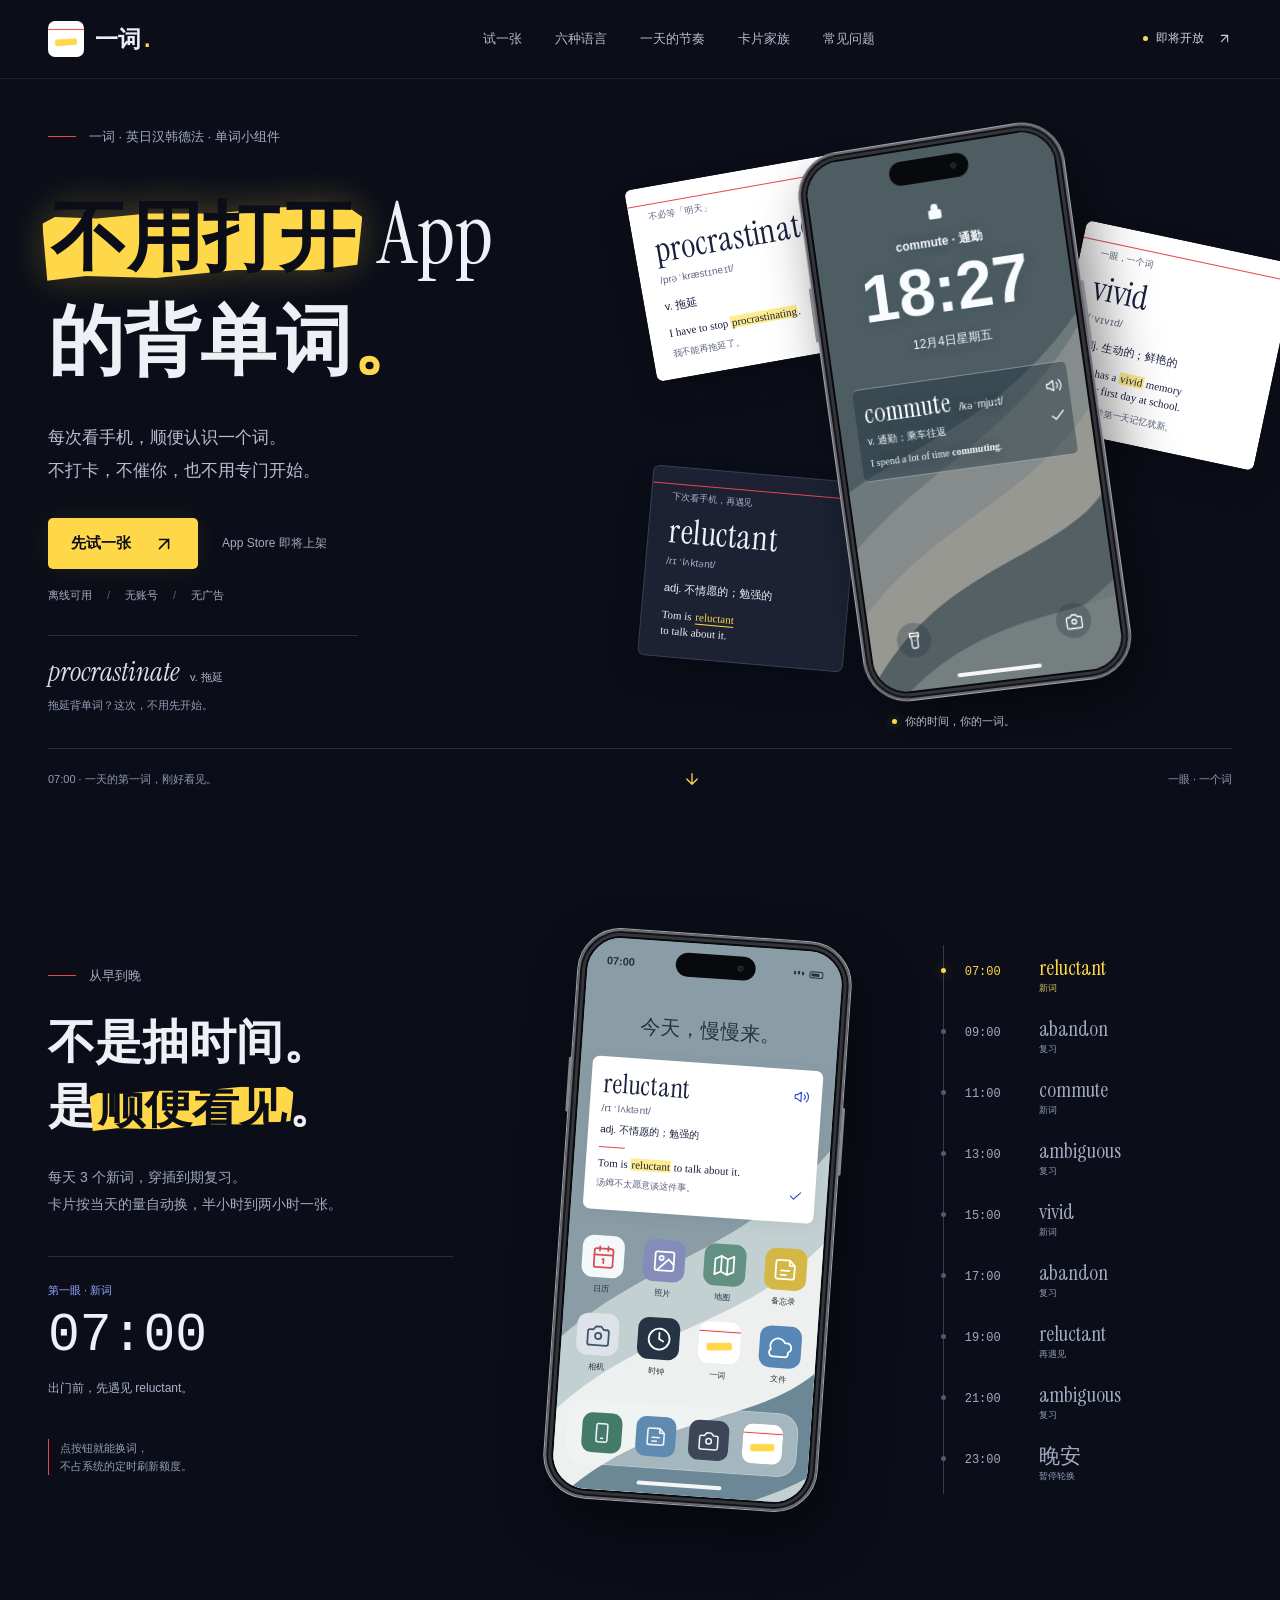
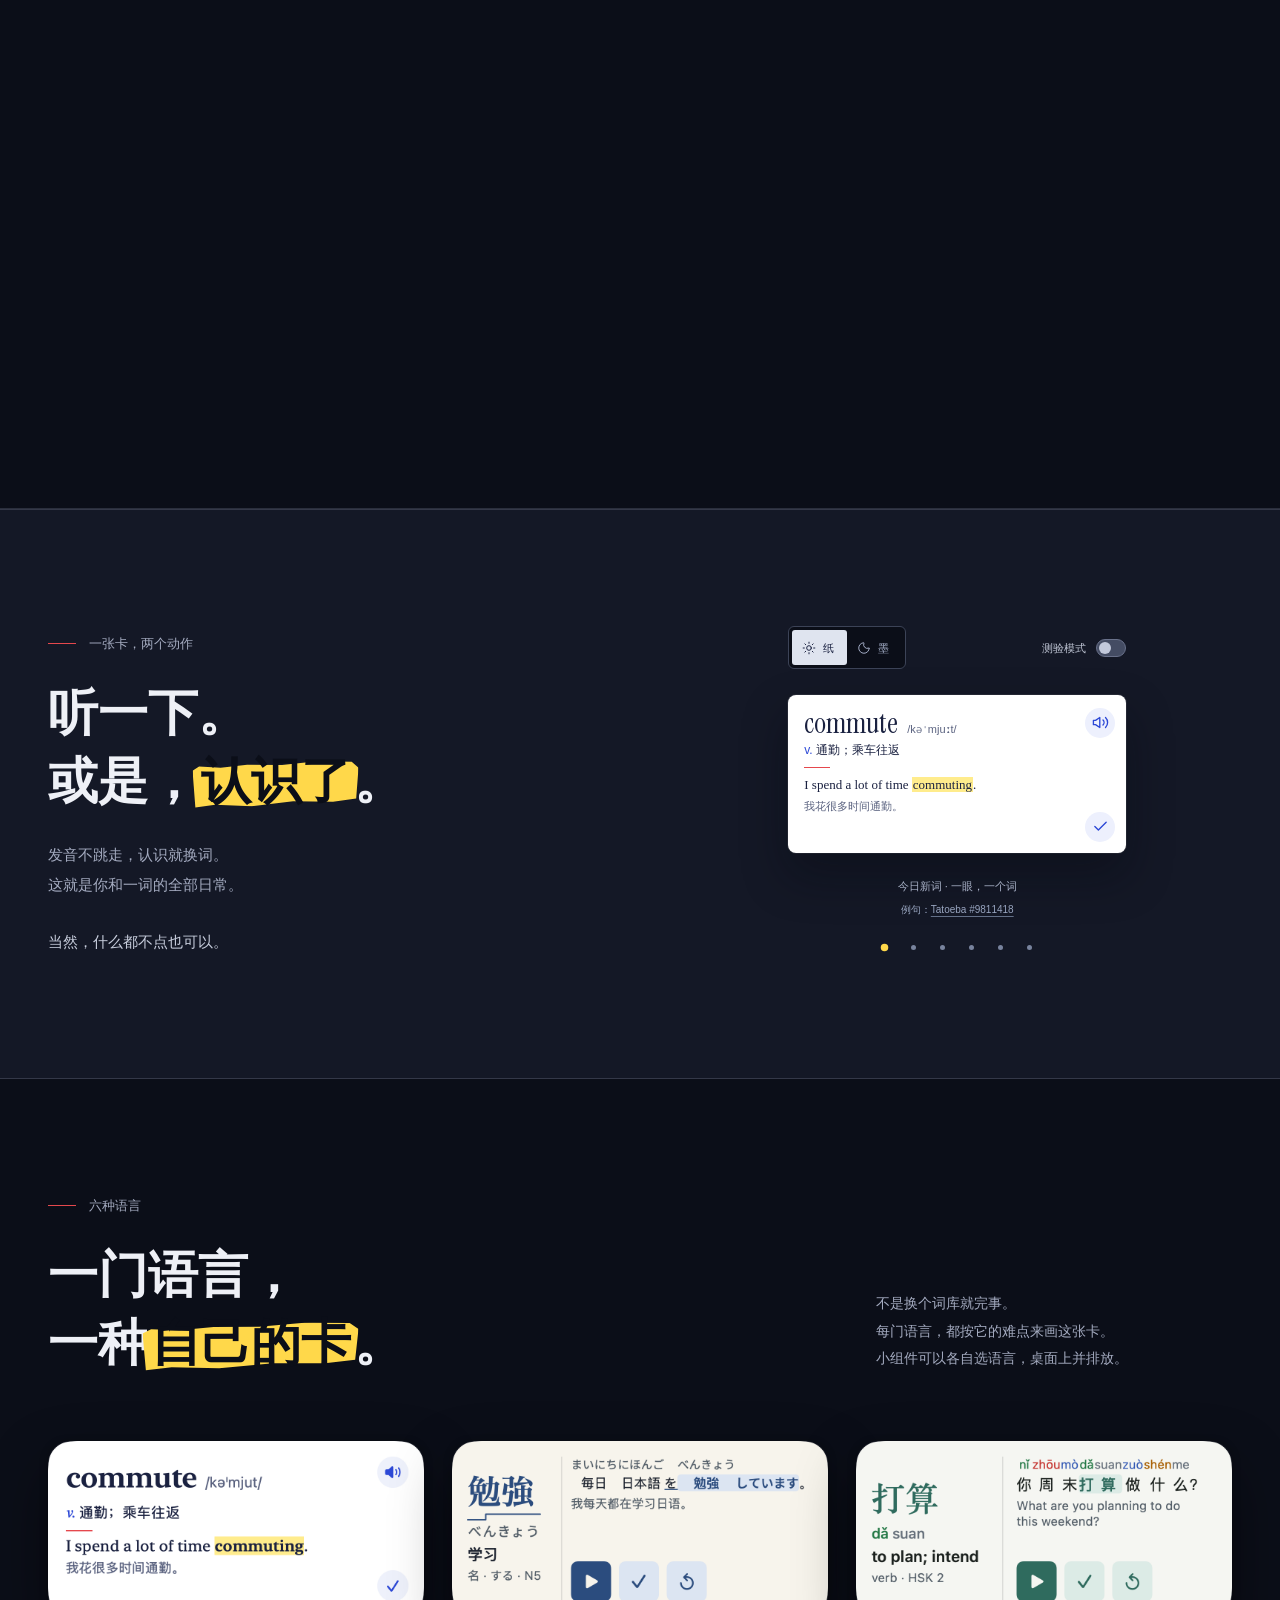
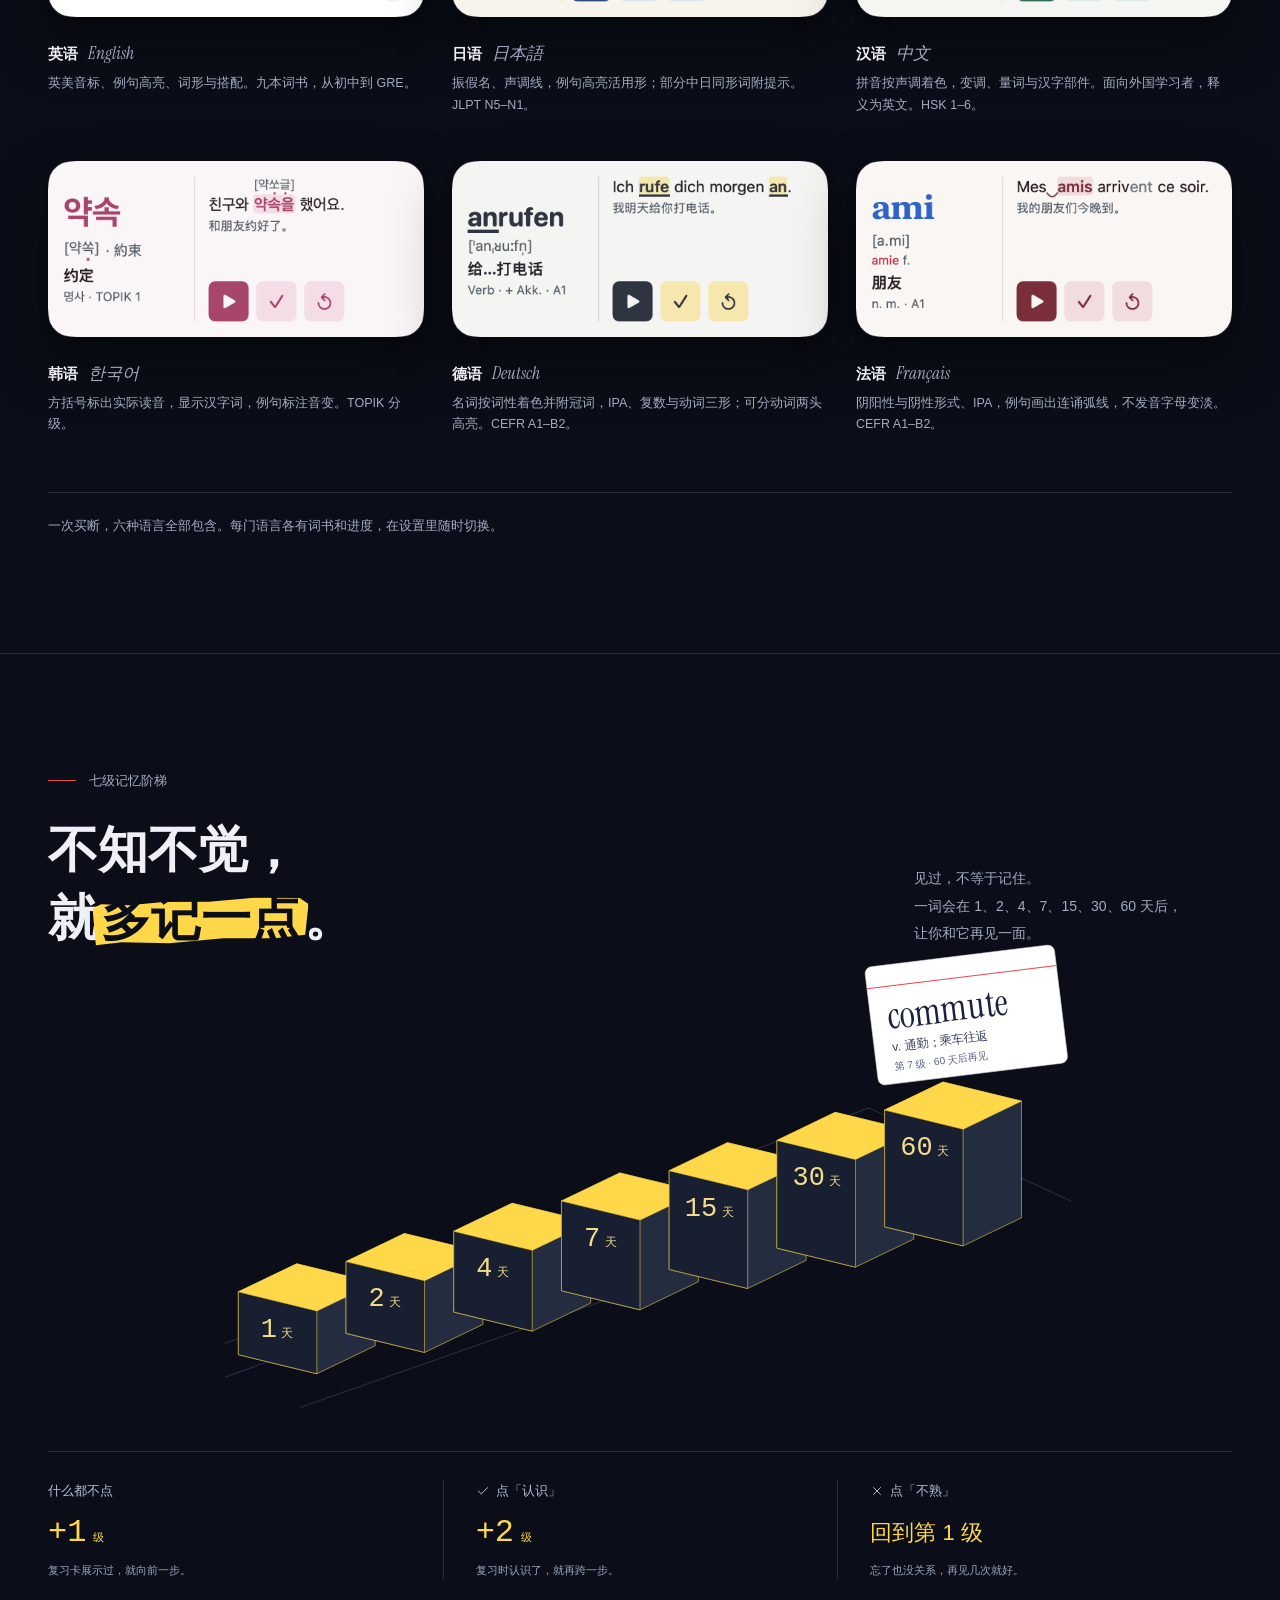
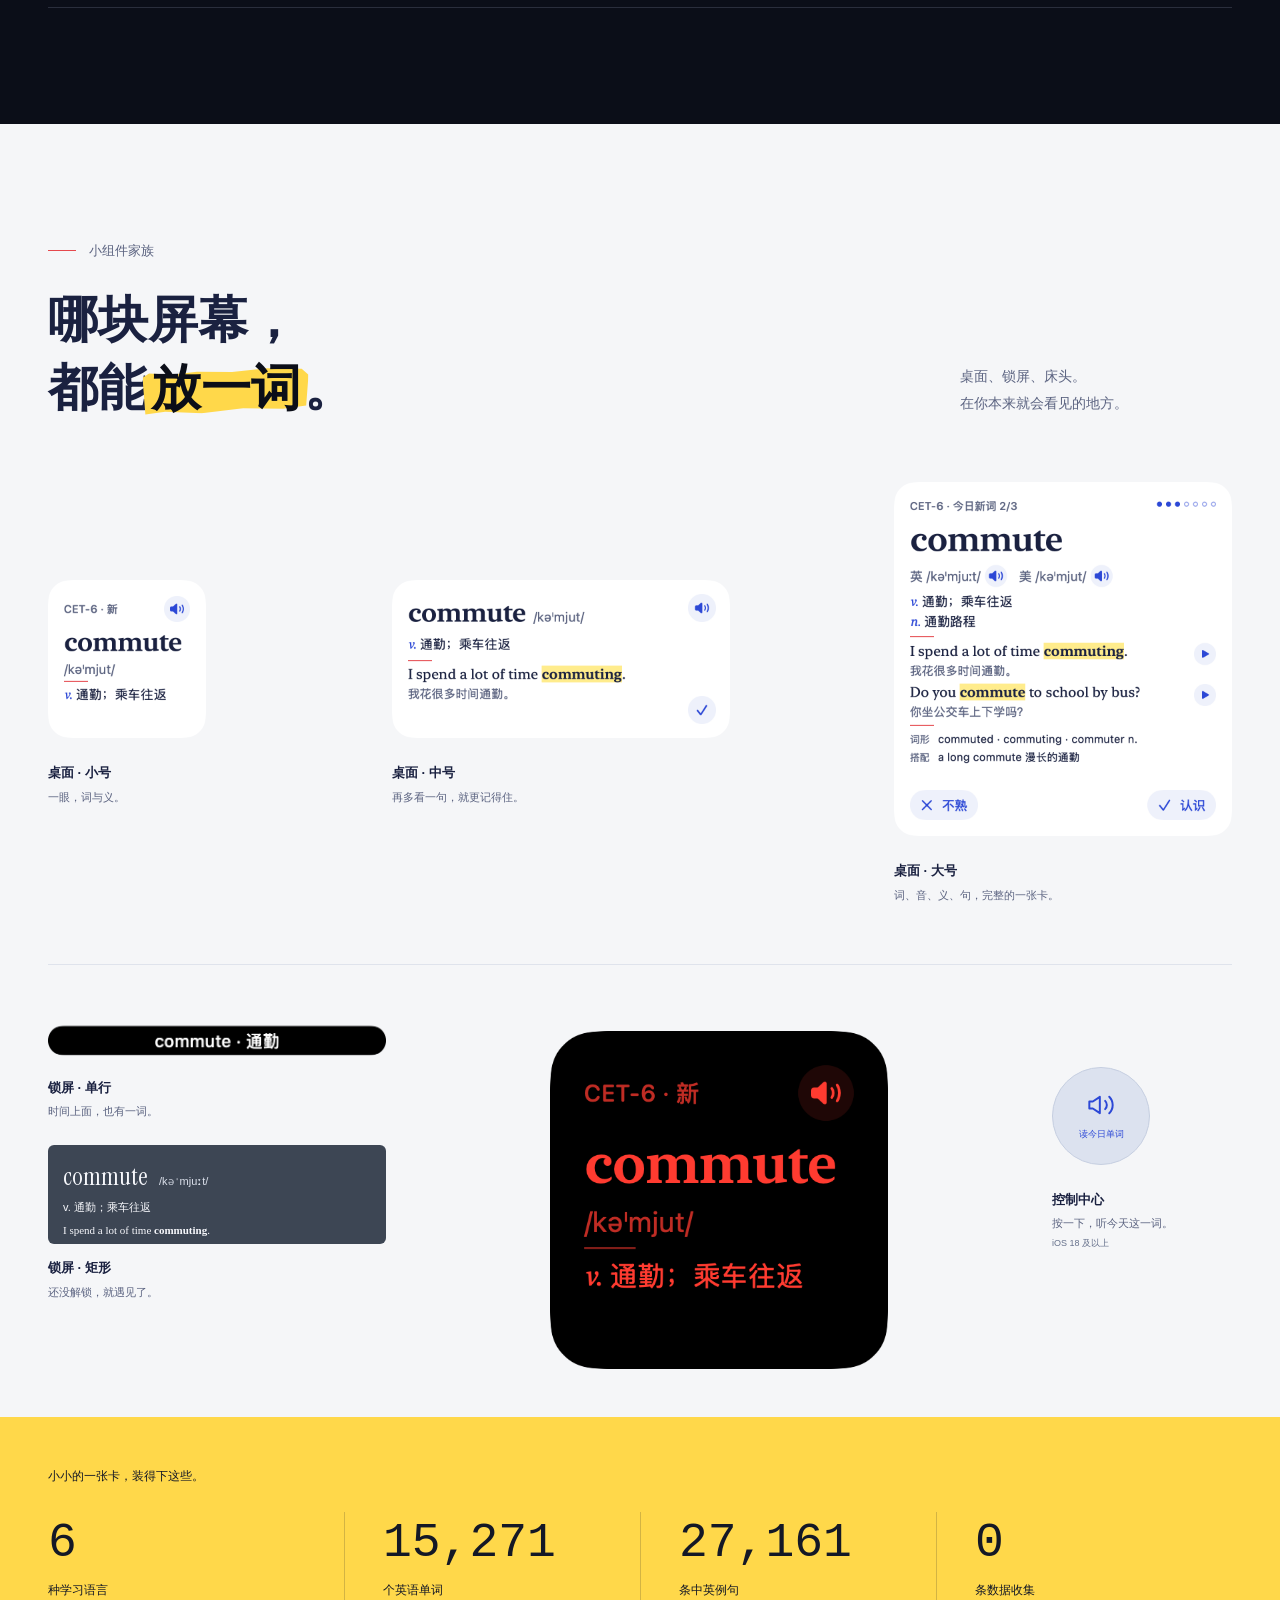
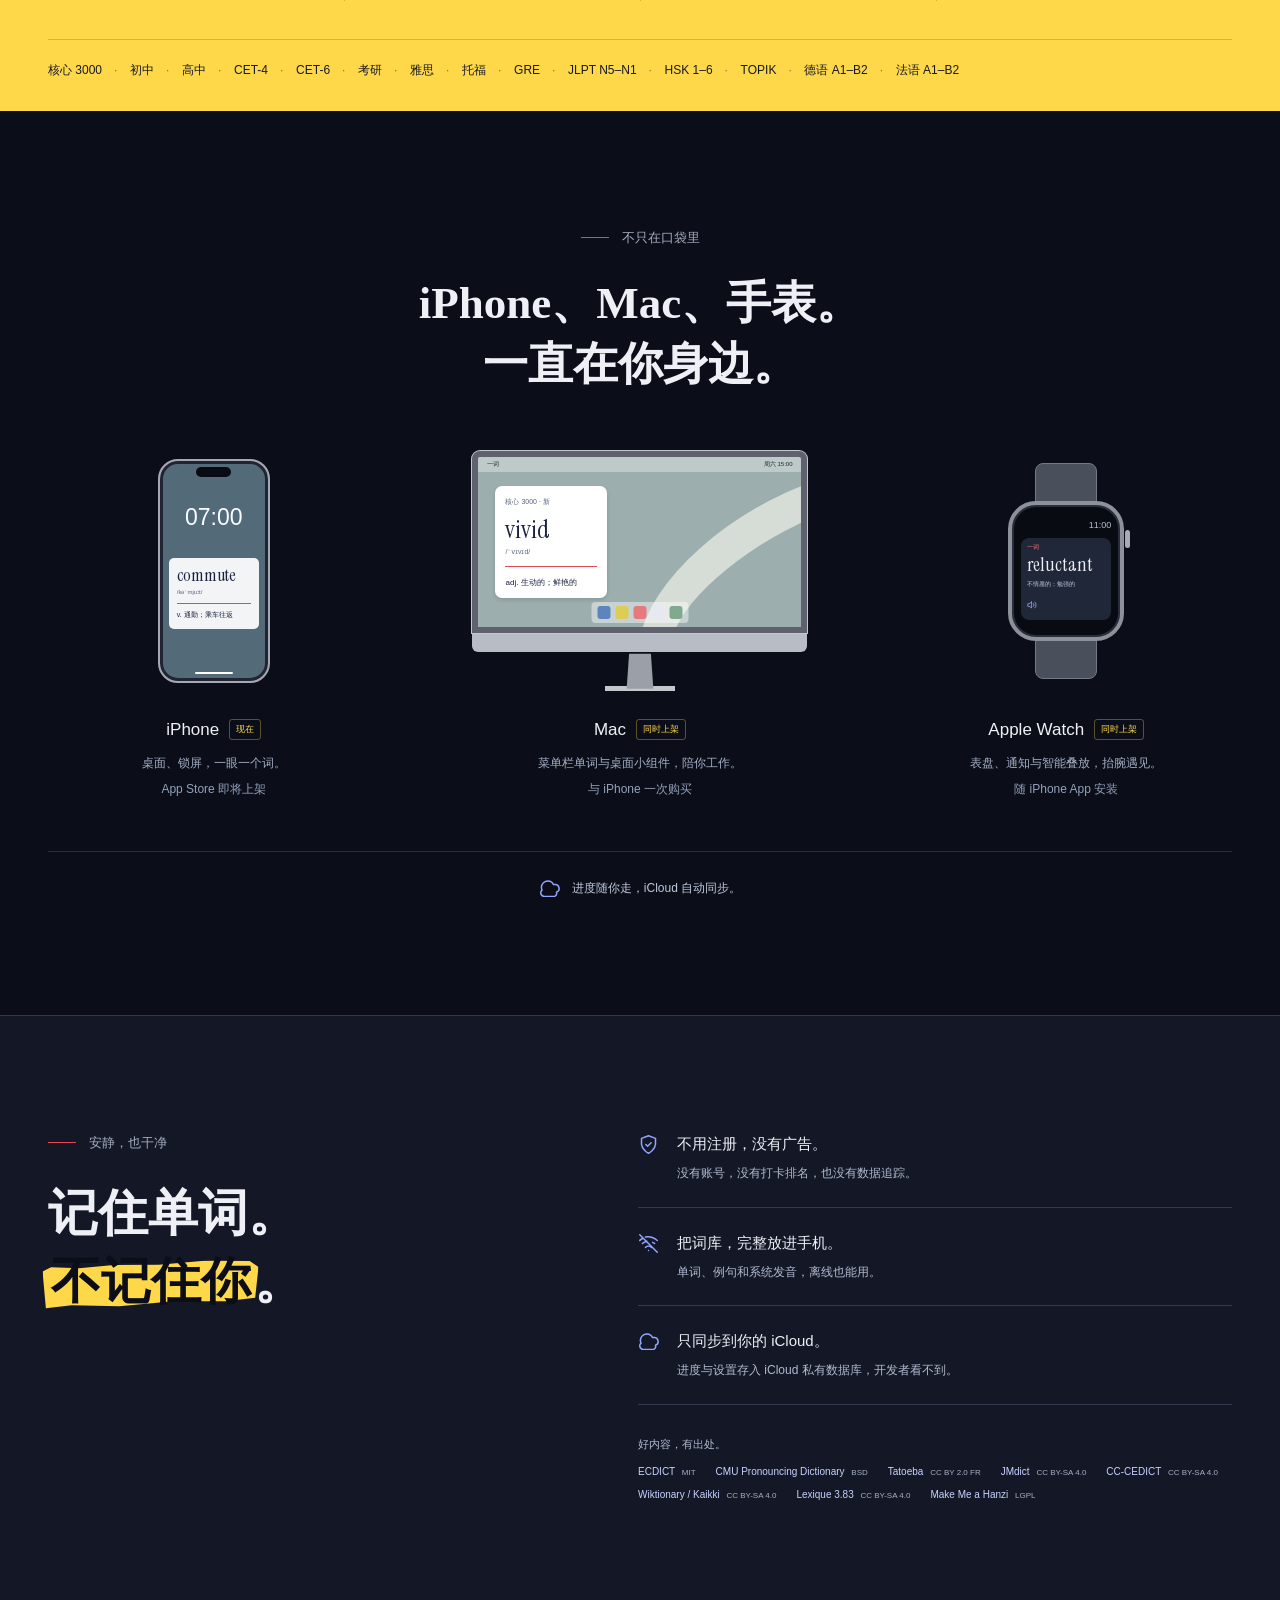
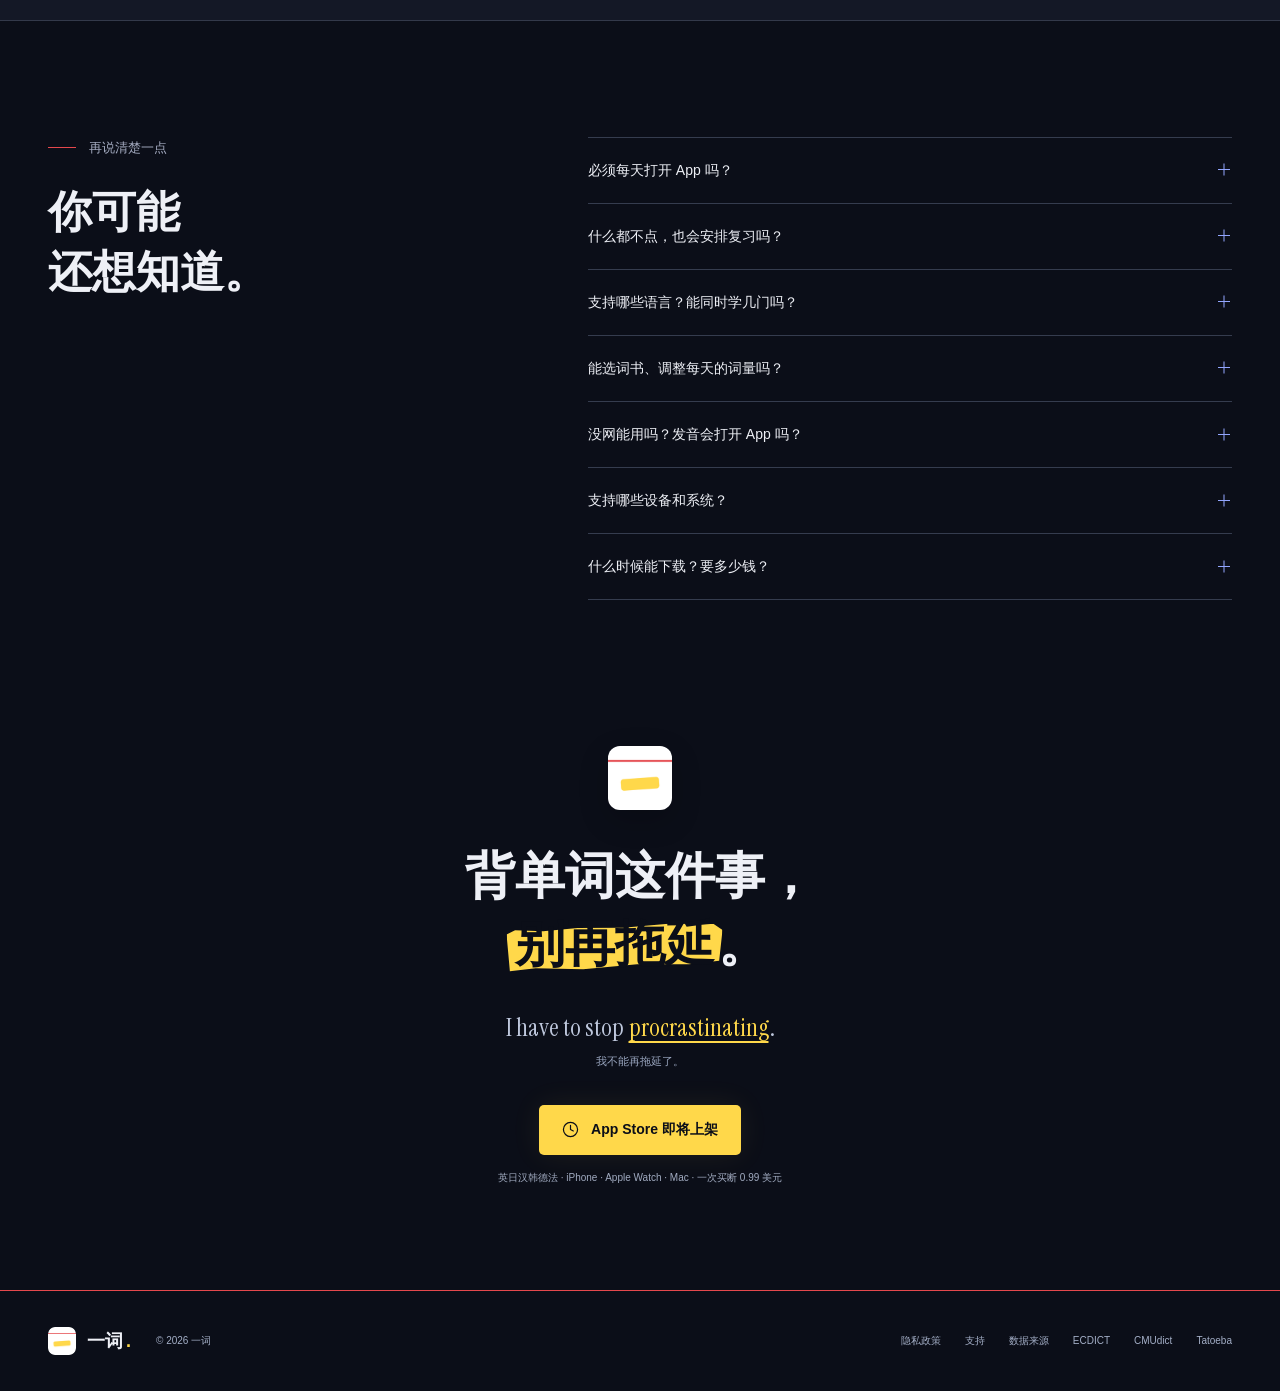
<file: index.html>
<!doctype html>
<html lang="zh-CN">
<head>
  <meta charset="utf-8">
  <meta name="viewport" content="width=device-width, initial-scale=1">
  <meta name="theme-color" content="#0B0E18">
  <title>一词 · 不用打开 App 的背单词</title>
  <meta name="description" content="把一张单词卡放在 iPhone 桌面和锁屏。英语、日语、汉语、韩语、德语、法语，每种语言都有自己的卡片：振假名、声调色、实际读音、词性颜色、连诵弧线。离线可用，无账号、无广告、不收集数据。">
  <meta property="og:type" content="website">
  <meta property="og:locale" content="zh_CN">
  <meta property="og:site_name" content="一词">
  <meta property="og:title" content="一词 · 不用打开 App 的背单词">
  <meta property="og:description" content="每次看手机，顺便认识一个词。英日汉韩德法六种语言的桌面与锁屏单词卡，离线可用，不打卡，不催你。">
  <meta property="og:image" content="https://gxlself.github.io/yici/assets/og.png">
  <meta property="og:url" content="https://gxlself.github.io/yici/">
  <meta property="og:image:width" content="1200">
  <meta property="og:image:height" content="630">
  <meta property="og:image:alt" content="一词：不用打开 App 的背单词。白色单词卡与 iPhone 锁屏上的 commute。">
  <meta name="twitter:card" content="summary_large_image">
  <meta name="twitter:title" content="一词 · 不用打开 App 的背单词">
  <meta name="twitter:description" content="一眼，一个词。不打卡，不催你，也不用专门开始。">
  <meta name="twitter:image" content="https://gxlself.github.io/yici/assets/og.png">
  <link rel="icon" href="assets/favicon.png" type="image/png">
  <link rel="apple-touch-icon" href="assets/apple-touch-icon.png">
  <link rel="stylesheet" href="styles.css">
  <script type="module" src="main.js"></script>
</head>
<body>
  <a class="skip-link" href="#main">跳到正文</a>
  <!-- Button symbols use Lucide's ISC-licensed icon paths. -->
  <svg class="svg-defs" xmlns="http://www.w3.org/2000/svg" aria-hidden="true">
    <defs>
      <symbol id="i-arrow" viewBox="0 0 24 24"><path d="M7 17 17 7M7 7h10v10"></path></symbol>
      <symbol id="i-down" viewBox="0 0 24 24"><path d="M12 5v14m-7-7 7 7 7-7"></path></symbol>
      <symbol id="i-volume" viewBox="0 0 24 24"><path d="m11 5-6 4H2v6h3l6 4V5Zm4.54 3.46a5 5 0 0 1 0 7.07m3.54-10.61a10 10 0 0 1 0 14.14"></path></symbol>
      <symbol id="i-check" viewBox="0 0 24 24"><path d="m20 6-11 11-5-5"></path></symbol>
      <symbol id="i-x" viewBox="0 0 24 24"><path d="m18 6-12 12M6 6l12 12"></path></symbol>
      <symbol id="i-sun" viewBox="0 0 24 24"><circle cx="12" cy="12" r="4"></circle><path d="M12 2v2m0 16v2M2 12h2m16 0h2M4.93 4.93l1.42 1.42m11.3 11.3 1.42 1.42m0-14.14-1.42 1.42M6.35 17.65l-1.42 1.42"></path></symbol>
      <symbol id="i-moon" viewBox="0 0 24 24"><path d="M20.985 12.486a9 9 0 1 1-9.473-9.472c.405-.022.617.46.402.803a6.25 6.25 0 0 0 8.268 8.268c.344-.215.825-.004.803.401"></path></symbol>
      <symbol id="i-cloud" viewBox="0 0 24 24"><path d="M20 16.2A4.5 4.5 0 0 0 18 7.5h-1.3a7 7 0 1 0-13.2 6.4A4 4 0 0 0 6 21h12a4 4 0 0 0 2-4.8Z"></path></symbol>
      <symbol id="i-shield" viewBox="0 0 24 24"><path d="M12 22s8-4 8-11V5l-8-3-8 3v6c0 7 8 11 8 11Z"></path><path d="m9 12 2 2 4-4"></path></symbol>
      <symbol id="i-wifi-off" viewBox="0 0 24 24"><path d="m2 2 20 20M8.5 16.5a5 5 0 0 1 7 0M12 20h.01M5 12a10 10 0 0 1 5.17-2.69M16.7 10.7A10 10 0 0 1 19 12M2 8.5a16 16 0 0 1 2.82-1.91M8.5 4.5A16 16 0 0 1 22 8.5"></path></symbol>
      <symbol id="i-lock" viewBox="0 0 24 24"><rect x="4" y="11" width="16" height="11" rx="2"></rect><path d="M8 11V7a4 4 0 0 1 8 0v4"></path></symbol>
      <symbol id="i-camera" viewBox="0 0 24 24"><path d="M14.5 4h-5L7 7H4a2 2 0 0 0-2 2v11a2 2 0 0 0 2 2h16a2 2 0 0 0 2-2V9a2 2 0 0 0-2-2h-3l-2.5-3Z"></path><circle cx="12" cy="13" r="3"></circle></symbol>
      <symbol id="i-flashlight" viewBox="0 0 24 24"><path d="M18 6c0 2-2 2-2 4v10a2 2 0 0 1-2 2h-4a2 2 0 0 1-2-2V10c0-2-2-2-2-4V2h12v4ZM6 6h12M12 12h.01"></path></symbol>
      <symbol id="i-clock" viewBox="0 0 24 24"><circle cx="12" cy="12" r="10"></circle><path d="M12 6v6l4 2"></path></symbol>
      <symbol id="i-calendar" viewBox="0 0 24 24"><rect x="3" y="4" width="18" height="18" rx="2"></rect><path d="M16 2v4M8 2v4M3 10h18m-10 4h1v4"></path></symbol>
      <symbol id="i-image" viewBox="0 0 24 24"><rect x="3" y="3" width="18" height="18" rx="2"></rect><circle cx="9" cy="9" r="2"></circle><path d="m21 15-5-5L5 21"></path></symbol>
      <symbol id="i-map" viewBox="0 0 24 24"><path d="m3 6 6-3 6 3 6-3v15l-6 3-6-3-6 3V6Zm6-3v15m6-12v15"></path></symbol>
      <symbol id="i-note" viewBox="0 0 24 24"><path d="M16 3H5a2 2 0 0 0-2 2v14a2 2 0 0 0 2 2h14a2 2 0 0 0 2-2V8l-5-5Zm0 0v5h5M8 13h8m-8 4h5"></path></symbol>
      <symbol id="i-phone" viewBox="0 0 24 24"><rect x="6" y="2" width="12" height="20" rx="2"></rect><path d="M11 18h2"></path></symbol>
    </defs>
  </svg>

  <header class="site-header">
    <div class="wrap header-inner">
      <a class="brand" href="#top" aria-label="一词，回到顶部">
        <img src="assets/apple-touch-icon.png" width="36" height="36" alt="">
        <span>一词<span class="brand-dot">.</span></span>
      </a>
      <nav aria-label="主导航">
        <a href="#playground">试一张</a>
        <a href="#languages">六种语言</a>
        <a href="#day">一天的节奏</a>
        <a href="#family">卡片家族</a>
        <a href="#faq">常见问题</a>
      </nav>
      <a class="header-status" href="#join"><span class="status-dot"></span>即将开放 <svg class="icon" aria-hidden="true"><use href="#i-arrow"></use></svg></a>
    </div>
  </header>

  <main id="main">
    <section class="hero" id="top" aria-labelledby="hero-title">
      <div class="wrap hero-inner">
        <div class="hero-copy">
          <p class="eyebrow"><span class="red-rule"></span>一词 · 英日汉韩德法 · 单词小组件</p>
          <h1 id="hero-title"><span class="headline-line"><span class="marker marker-hero">不用打开</span> <span class="app-word">App</span></span><span class="headline-line">的背单词<span class="yellow-period">。</span></span></h1>
          <p class="hero-sub">每次看手机，顺便认识一个词。<br>不打卡，不催你，也不用专门开始。</p>
          <div class="hero-actions">
            <a class="button button-yellow" href="#playground">先试一张 <svg class="icon" aria-hidden="true"><use href="#i-arrow"></use></svg></a>
            <span class="coming-label">App Store 即将上架</span>
          </div>
          <div class="hero-promises"><span>离线可用</span><span>无账号</span><span>无广告</span></div>
          <div class="hero-wink"><span class="wink-word" lang="en">procrastinate</span><span>v. 拖延</span><p>拖延背单词？这次，不用先开始。</p></div>
        </div>

        <div class="hero-scene" aria-label="iPhone 实时锁屏与一词单词卡">
          <div class="scene-grid" aria-hidden="true"></div>
          <div class="float-card float-one" aria-hidden="true">
            <div class="float-drift index-card">
              <div class="float-label">不必等「明天」</div>
              <span class="float-word" lang="en">procrastinate</span>
              <span class="float-ipa">/prəˈkræstɪneɪt/</span>
              <span class="float-meaning">v. 拖延</span>
              <p lang="en">I have to stop <mark>procrastinating</mark>.</p>
              <span class="float-translation">我不能再拖延了。</span>
            </div>
          </div>
          <div class="float-card float-two" aria-hidden="true">
            <div class="float-drift index-card">
              <span class="float-label">一眼，一个词</span>
              <span class="float-word" lang="en">vivid</span>
              <span class="float-ipa">/ˈvɪvɪd/</span>
              <span class="float-meaning">adj. 生动的；鲜艳的</span>
              <p lang="en">She has a <mark>vivid</mark> memory<br>of her first day at school.</p>
              <span class="float-translation">她对上学第一天记忆犹新。</span>
            </div>
          </div>
          <div class="float-card float-three" aria-hidden="true">
            <div class="float-drift index-card index-card-ink">
              <span class="float-label">下次看手机，再遇见</span>
              <span class="float-word" lang="en">reluctant</span>
              <span class="float-ipa">/rɪˈlʌktənt/</span>
              <span class="float-meaning">adj. 不情愿的；勉强的</span>
              <p lang="en">Tom is <mark>reluctant</mark><br>to talk about it.</p>
            </div>
          </div>

          <div class="phone hero-phone">
            <div class="phone-button phone-button-left"></div><div class="phone-button phone-button-right"></div>
            <div class="phone-screen">
              <svg class="wallpaper" viewBox="0 0 280 590" preserveAspectRatio="xMidYMid slice" aria-hidden="true">
                <rect width="280" height="590" fill="#7A939B"></rect>
                <path d="M-150 540C-20 235 211 432 392 17L410 590H-150Z" fill="#ADC0C1"></path>
                <path d="M-120 602C19 289 235 404 362 60L374 180C253 475 76 385-5 660Z" fill="#D5DFDC"></path>
                <path d="M-90 650C26 357 242 453 337 204L355 271C264 511 118 424 25 674Z" fill="#F1F1E9"></path>
                <path d="M-58 690C48 413 240 500 312 358L325 447C223 573 158 498 93 701Z" fill="#85999E"></path>
                <path d="M-54 704C71 484 242 546 308 498L300 590H-54Z" fill="#B9CACB"></path>
              </svg>
              <div class="dynamic-island" aria-hidden="true"></div>
              <div class="lock-screen">
                <svg class="icon lock-symbol" aria-hidden="true"><use href="#i-lock"></use></svg>
                <p class="lock-inline" lang="en">commute <span lang="zh-CN">· 通勤</span></p>
                <time class="lock-clock live-time">07:00</time>
                <p class="lock-date live-date">10月3日 星期六</p>
                <div class="lock-widget">
                  <div class="lock-widget-head"><strong lang="en">commute</strong><span>/kəˈmjuːt/</span></div>
                  <p>v. 通勤；乘车往返</p>
                  <p class="lock-example" lang="en">I spend a lot of time <b>commuting</b>.</p>
                  <div class="lock-widget-actions" aria-hidden="true"><svg class="icon"><use href="#i-volume"></use></svg><svg class="icon"><use href="#i-check"></use></svg></div>
                </div>
              </div>
              <div class="lock-bottom" aria-hidden="true"><span><svg class="icon"><use href="#i-flashlight"></use></svg></span><span><svg class="icon"><use href="#i-camera"></use></svg></span></div>
              <div class="home-indicator" aria-hidden="true"></div>
            </div>
          </div>
          <div class="scene-caption"><span class="live-dot"></span>你的时间，你的一词。</div>
        </div>
      </div>
      <div class="wrap hero-bottom"><span><time>07:00</time> · 一天的第一词，刚好看见。</span><a href="#day" aria-label="看看一天的节奏"><svg class="icon" aria-hidden="true"><use href="#i-down"></use></svg></a><span class="hero-bottom-right">一眼 · 一个词</span></div>
    </section>

    <section class="day-story" id="day" aria-labelledby="day-title">
      <div class="story-pin">
        <div class="wrap story-layout">
          <div class="story-copy">
            <p class="eyebrow"><span class="red-rule"></span>从早到晚</p>
            <h2 id="day-title">不是抽时间。<br>是<span class="marker">顺便看见</span>。</h2>
            <p class="section-copy">每天 3 个新词，穿插到期复习。<br>卡片按当天的量自动换，半小时到两小时一张。</p>
            <div class="story-moment">
              <span class="moment-label" id="moment-label">第一眼 · 新词</span>
              <time class="moment-time" id="moment-time">07:00</time>
              <p id="moment-copy">出门前，先遇见 reluctant。</p>
            </div>
            <p class="refresh-note">点按钮就能换词，<br>不占系统的定时刷新额度。</p>
          </div>
          <div class="story-device">
            <div class="phone day-phone" id="day-phone">
              <div class="phone-button phone-button-left"></div><div class="phone-button phone-button-right"></div>
              <div class="phone-screen home-screen">
                <svg class="wallpaper" viewBox="0 0 280 590" preserveAspectRatio="xMidYMid slice" aria-hidden="true">
                  <rect width="280" height="590" fill="#8A9DA6"></rect>
                  <path d="M-120 660C2 249 229 438 364 35L388 590Z" fill="#C3D0D2"></path>
                  <path d="M-110 700C22 341 227 481 349 192L368 334C264 567 114 472 21 729Z" fill="#EDF0EE"></path>
                  <path d="M-63 708C74 451 247 552 319 389L320 520C247 618 147 560 109 743Z" fill="#6C8796"></path>
                </svg>
                <div class="dynamic-island" aria-hidden="true"></div>
                <div class="home-top"><time id="phone-slot-time">07:00</time><span class="home-signal" aria-hidden="true">▮▮▮ <span class="battery"></span></span></div>
                <div class="home-content">
                  <p class="home-date">今天，慢慢来。</p>
                  <div class="day-widget index-card" id="day-widget">
                    <div class="day-word-row"><strong id="day-word" lang="en">reluctant</strong><svg class="icon" aria-hidden="true"><use href="#i-volume"></use></svg></div>
                    <span class="day-ipa" id="day-ipa">/rɪˈlʌktənt/</span>
                    <p class="day-meaning" id="day-meaning">adj. 不情愿的；勉强的</p>
                    <span class="widget-rule"></span>
                    <p class="day-example" id="day-example" lang="en">Tom is <mark>reluctant</mark> to talk about it.</p>
                    <div class="day-translation-row"><span id="day-translation">汤姆不太愿意谈这件事。</span><svg class="icon" aria-hidden="true"><use href="#i-check"></use></svg></div>
                  </div>
                  <div class="home-app-grid" aria-hidden="true">
                    <span><i class="app-calendar"><svg class="icon"><use href="#i-calendar"></use></svg></i>日历</span>
                    <span><i class="app-photo"><svg class="icon"><use href="#i-image"></use></svg></i>照片</span>
                    <span><i class="app-map"><svg class="icon"><use href="#i-map"></use></svg></i>地图</span>
                    <span><i class="app-note"><svg class="icon"><use href="#i-note"></use></svg></i>备忘录</span>
                    <span><i class="app-camera"><svg class="icon"><use href="#i-camera"></use></svg></i>相机</span>
                    <span><i class="app-clock"><svg class="icon"><use href="#i-clock"></use></svg></i>时钟</span>
                    <span><i class="app-yici"><img src="assets/apple-touch-icon.png" width="42" height="42" alt=""></i>一词</span>
                    <span><i class="app-cloud"><svg class="icon"><use href="#i-cloud"></use></svg></i>文件</span>
                  </div>
                </div>
                <div class="home-dock" aria-hidden="true"><i><svg class="icon"><use href="#i-phone"></use></svg></i><i><svg class="icon"><use href="#i-note"></use></svg></i><i><svg class="icon"><use href="#i-camera"></use></svg></i><i class="dock-yici"><img src="assets/apple-touch-icon.png" width="40" height="40" alt=""></i></div>
                <div class="home-indicator" aria-hidden="true"></div>
              </div>
            </div>
          </div>
          <nav class="time-rail" aria-label="一天的单词轮换">
            <ol>
              <li><button type="button" data-slot="0" aria-current="step"><time>07:00</time><span>reluctant <small>新词</small></span></button></li>
              <li><button type="button" data-slot="1"><time>09:00</time><span>abandon <small>复习</small></span></button></li>
              <li><button type="button" data-slot="2"><time>11:00</time><span>commute <small>新词</small></span></button></li>
              <li><button type="button" data-slot="3"><time>13:00</time><span>ambiguous <small>复习</small></span></button></li>
              <li><button type="button" data-slot="4"><time>15:00</time><span>vivid <small>新词</small></span></button></li>
              <li><button type="button" data-slot="5"><time>17:00</time><span>abandon <small>复习</small></span></button></li>
              <li><button type="button" data-slot="6"><time>19:00</time><span>reluctant <small>再遇见</small></span></button></li>
              <li><button type="button" data-slot="7"><time>21:00</time><span>ambiguous <small>复习</small></span></button></li>
              <li><button type="button" data-slot="8"><time>23:00</time><span>晚安 <small>暂停轮换</small></span></button></li>
            </ol>
          </nav>
        </div>
      </div>
    </section>

    <section class="playground section" id="playground" aria-labelledby="play-title">
      <div class="wrap playground-layout">
        <div class="play-copy">
          <p class="eyebrow"><span class="red-rule"></span>一张卡，两个动作</p>
          <h2 id="play-title">听一下。<br>或是，<span class="marker">认识了</span>。</h2>
          <p class="section-copy">发音不跳走，认识就换词。<br>这就是你和一词的全部日常。</p>
          <p class="play-aside">当然，什么都不点也可以。</p>
        </div>
        <div class="play-stage">
          <div class="demo-controls">
            <div class="theme-control" role="group" aria-label="卡片主题">
              <button type="button" class="theme-button" data-theme="paper" aria-pressed="true" title="纸主题"><svg class="icon" aria-hidden="true"><use href="#i-sun"></use></svg><span>纸</span></button>
              <button type="button" class="theme-button" data-theme="ink" aria-pressed="false" title="墨主题"><svg class="icon" aria-hidden="true"><use href="#i-moon"></use></svg><span>墨</span></button>
            </div>
            <label class="quiz-control"><span>测验模式</span><input id="quiz-mode" type="checkbox"><span class="switch-track" aria-hidden="true"></span></label>
          </div>
          <div class="widget-perspective">
            <article class="widget-medium interactive-widget" id="demo-widget" data-theme="paper" aria-label="可操作的一词中号小组件">
              <div class="widget-content" id="demo-content">
                <div class="widget-word-row"><h3 id="demo-word" lang="en">commute</h3><span class="widget-ipa" id="demo-ipa" aria-hidden="true">/kəˈmjuːt/</span></div>
                <p class="widget-meaning" id="demo-meaning"><span>v.</span> 通勤；乘车往返</p>
                <span class="widget-rule"></span>
                <p class="widget-example" id="demo-example" lang="en">I spend a lot of time <mark>commuting</mark>.</p>
                <p class="widget-translation" id="demo-translation">我花很多时间通勤。</p>
              </div>
              <button type="button" class="widget-button speak-button" id="speak-word" aria-label="朗读单词 commute" aria-pressed="false" title="朗读单词"><svg class="icon" aria-hidden="true"><use href="#i-volume"></use></svg></button>
              <button type="button" class="widget-button known-button" id="know-word" aria-label="认识 commute，换下一个词" title="认识，换下一个词"><svg class="icon" aria-hidden="true"><use href="#i-check"></use></svg></button>
              <button type="button" class="quiz-reveal" id="reveal-word" hidden>显示释义</button>
            </article>
          </div>
          <p class="demo-status" id="demo-status" role="status" aria-live="polite">今日新词 · 一眼，一个词</p>
          <p class="demo-source" id="demo-source">例句：<a href="https://tatoeba.org/zh-cn/sentences/show/9811418" target="_blank" rel="noopener noreferrer">Tatoeba #9811418</a></p>
          <div class="play-pagination" id="demo-pagination" role="group" aria-label="选择示例单词">
            <button type="button" data-word="0" aria-label="commute" aria-pressed="true"></button>
            <button type="button" data-word="1" aria-label="reluctant" aria-pressed="false"></button>
            <button type="button" data-word="2" aria-label="vivid" aria-pressed="false"></button>
            <button type="button" data-word="3" aria-label="abandon" aria-pressed="false"></button>
            <button type="button" data-word="4" aria-label="ambiguous" aria-pressed="false"></button>
            <button type="button" data-word="5" aria-label="procrastinate" aria-pressed="false"></button>
          </div>
        </div>
      </div>
    </section>

    <section class="languages section" id="languages" aria-labelledby="languages-title">
      <div class="wrap">
        <div class="languages-heading"><div><p class="eyebrow"><span class="red-rule"></span>六种语言</p><h2 id="languages-title">一门语言，<br>一种<span class="marker">自己的卡</span>。</h2></div><p class="section-copy">不是换个词库就完事。<br>每门语言，都按它的难点来画这张卡。<br>小组件可以各自选语言，桌面上并排放。</p></div>
        <div class="languages-grid">
          <figure class="lang-item">
            <img src="assets/renders/lang-en.png" width="1014" height="474" loading="lazy" decoding="async" alt="英语单词卡：一词中号小组件">
            <figcaption><h3>英语<span lang="en">English</span></h3><p>英美音标、例句高亮、词形与搭配。九本词书，从初中到 GRE。</p></figcaption>
          </figure>
          <figure class="lang-item">
            <img src="assets/renders/lang-ja.png" width="1014" height="474" loading="lazy" decoding="async" alt="日语单词卡：一词中号小组件">
            <figcaption><h3>日语<span lang="ja">日本語</span></h3><p>振假名、声调线，例句高亮活用形；部分中日同形词附提示。JLPT N5–N1。</p></figcaption>
          </figure>
          <figure class="lang-item">
            <img src="assets/renders/lang-zh.png" width="1014" height="474" loading="lazy" decoding="async" alt="汉语单词卡：一词中号小组件">
            <figcaption><h3>汉语<span lang="zh-Hant">中文</span></h3><p>拼音按声调着色，变调、量词与汉字部件。面向外国学习者，释义为英文。HSK 1–6。</p></figcaption>
          </figure>
          <figure class="lang-item">
            <img src="assets/renders/lang-ko.png" width="1014" height="474" loading="lazy" decoding="async" alt="韩语单词卡：一词中号小组件">
            <figcaption><h3>韩语<span lang="ko">한국어</span></h3><p>方括号标出实际读音，显示汉字词，例句标注音变。TOPIK 分级。</p></figcaption>
          </figure>
          <figure class="lang-item">
            <img src="assets/renders/lang-de.png" width="1014" height="474" loading="lazy" decoding="async" alt="德语单词卡：一词中号小组件">
            <figcaption><h3>德语<span lang="de">Deutsch</span></h3><p>名词按词性着色并附冠词，IPA、复数与动词三形；可分动词两头高亮。CEFR A1–B2。</p></figcaption>
          </figure>
          <figure class="lang-item">
            <img src="assets/renders/lang-fr.png" width="1014" height="474" loading="lazy" decoding="async" alt="法语单词卡：一词中号小组件">
            <figcaption><h3>法语<span lang="fr">Français</span></h3><p>阴阳性与阴性形式、IPA，例句画出连诵弧线，不发音字母变淡。CEFR A1–B2。</p></figcaption>
          </figure>
        </div>
        <p class="languages-note">一次买断，六种语言全部包含。每门语言各有词书和进度，在设置里随时切换。</p>
      </div>
    </section>

    <section class="memory section" id="memory" aria-labelledby="memory-title">
      <div class="wrap">
        <div class="memory-heading">
          <div><p class="eyebrow"><span class="red-rule"></span>七级记忆阶梯</p><h2 id="memory-title">不知不觉，<br>就<span class="marker">多记一点</span>。</h2></div>
          <p class="section-copy">见过，不等于记住。<br>一词会在 1、2、4、7、15、30、60 天后，<br>让你和它再见一面。</p>
        </div>
        <div class="ladder-scene">
          <svg class="ladder-svg" viewBox="0 0 820 420" role="img" aria-label="七级复习阶梯，间隔为 1、2、4、7、15、30、60 天">
            <path class="ladder-ground" d="m40 340 574-210 180 83M40 370l594-211M107 397l595-209"></path>
            <g class="ladder-step" data-step="0" transform="translate(52 294)"><path class="step-side" d="m0 0 52-25 70 17v56l-52 25-70-17Z"></path><path class="step-top" d="m0 0 52-25 70 17-52 25Z"></path><path class="step-front" d="m0 0 70 17v56L0 56Z"></path><text x="20" y="40">1<tspan class="step-unit" dx="4">天</tspan></text></g>
            <g class="ladder-step" data-step="1" transform="translate(148 267)"><path class="step-side" d="m0 0 52-25 70 17v64l-52 25-70-17Z"></path><path class="step-top" d="m0 0 52-25 70 17-52 25Z"></path><path class="step-front" d="m0 0 70 17v64L0 64Z"></path><text x="20" y="40">2<tspan class="step-unit" dx="4">天</tspan></text></g>
            <g class="ladder-step" data-step="2" transform="translate(244 240)"><path class="step-side" d="m0 0 52-25 70 17v72l-52 25-70-17Z"></path><path class="step-top" d="m0 0 52-25 70 17-52 25Z"></path><path class="step-front" d="m0 0 70 17v72L0 72Z"></path><text x="20" y="40">4<tspan class="step-unit" dx="4">天</tspan></text></g>
            <g class="ladder-step" data-step="3" transform="translate(340 213)"><path class="step-side" d="m0 0 52-25 70 17v80l-52 25-70-17Z"></path><path class="step-top" d="m0 0 52-25 70 17-52 25Z"></path><path class="step-front" d="m0 0 70 17v80L0 80Z"></path><text x="20" y="40">7<tspan class="step-unit" dx="4">天</tspan></text></g>
            <g class="ladder-step" data-step="4" transform="translate(436 186)"><path class="step-side" d="m0 0 52-25 70 17v88l-52 25-70-17Z"></path><path class="step-top" d="m0 0 52-25 70 17-52 25Z"></path><path class="step-front" d="m0 0 70 17v88L0 88Z"></path><text x="14" y="40">15<tspan class="step-unit" dx="4">天</tspan></text></g>
            <g class="ladder-step" data-step="5" transform="translate(532 159)"><path class="step-side" d="m0 0 52-25 70 17v96l-52 25-70-17Z"></path><path class="step-top" d="m0 0 52-25 70 17-52 25Z"></path><path class="step-front" d="m0 0 70 17v96L0 96Z"></path><text x="14" y="40">30<tspan class="step-unit" dx="4">天</tspan></text></g>
            <g class="ladder-step" data-step="6" transform="translate(628 132)"><path class="step-side" d="m0 0 52-25 70 17v104l-52 25-70-17Z"></path><path class="step-top" d="m0 0 52-25 70 17-52 25Z"></path><path class="step-front" d="m0 0 70 17v104L0 104Z"></path><text x="14" y="40">60<tspan class="step-unit" dx="4">天</tspan></text></g>
            <g class="climbing-card" id="climbing-card" transform="translate(34 167) rotate(-7)">
              <rect class="ladder-card-paper" width="170" height="106" rx="6"></rect><path class="ladder-card-rule" d="M0 19h170"></path>
              <text class="ladder-card-word" x="15" y="57" lang="en">commute</text><text class="ladder-card-meaning" x="16" y="77">v. 通勤；乘车往返</text>
              <text class="ladder-card-level" id="ladder-card-level" x="16" y="94">第 1 级 · 明天再见</text>
            </g>
          </svg>
        </div>
        <div class="memory-rules">
          <div><span class="rule-action">什么都不点</span><strong>+1<span>级</span></strong><p>复习卡展示过，就向前一步。</p></div>
          <div><span class="rule-action"><svg class="icon" aria-hidden="true"><use href="#i-check"></use></svg>点「认识」</span><strong>+2<span>级</span></strong><p>复习时认识了，就再跨一步。</p></div>
          <div><span class="rule-action"><svg class="icon" aria-hidden="true"><use href="#i-x"></use></svg>点「不熟」</span><strong class="rule-reset">回到第 1 级</strong><p>忘了也没关系，再见几次就好。</p></div>
        </div>
      </div>
    </section>

    <section class="family section paper-section" id="family" aria-labelledby="family-title">
      <div class="wrap">
        <div class="family-heading"><div><p class="eyebrow"><span class="red-rule"></span>小组件家族</p><h2 id="family-title">哪块屏幕，<br>都能<span class="marker">放一词</span>。</h2></div><p class="section-copy">桌面、锁屏、床头。<br>在你本来就会看见的地方。</p></div>
        <div class="family-primary">
          <article class="family-item family-small">
            <div class="render-slot" data-render="small">
              <div class="small-widget index-card">
                <div class="small-top"><span>核心 3000 · 新</span><svg class="icon" aria-hidden="true"><use href="#i-volume"></use></svg></div>
                <strong lang="en">vivid</strong><span class="small-ipa">/ˈvɪvɪd/</span><span class="widget-rule"></span><p><span>adj.</span> 生动的；<br>鲜艳的</p>
              </div>
            </div>
            <h3>桌面 · 小号</h3><p>一眼，词与义。</p>
          </article>
          <article class="family-item family-medium">
            <div class="render-slot" data-render="medium">
              <div class="widget-medium">
                <div class="widget-word-row"><strong class="mock-headword" lang="en">reluctant</strong><span class="widget-ipa">/rɪˈlʌktənt/</span></div>
                <p class="widget-meaning"><span>adj.</span> 不情愿的；勉强的</p><span class="widget-rule"></span>
                <p class="widget-example" lang="en">Tom is <mark>reluctant</mark> to talk about it.</p><p class="widget-translation">汤姆不太愿意谈这件事。</p>
                <span class="mock-widget-button mock-speak" aria-hidden="true"><svg class="icon"><use href="#i-volume"></use></svg></span><span class="mock-widget-button mock-known" aria-hidden="true"><svg class="icon"><use href="#i-check"></use></svg></span>
              </div>
            </div>
            <h3>桌面 · 中号</h3><p>再多看一句，就更记得住。</p>
          </article>
          <article class="family-item family-large">
            <div class="render-slot" data-render="large">
              <div class="large-widget index-card">
                <div class="large-label"><span>核心 3000 · 今日新词</span><span>1 / 3</span></div>
                <strong class="large-word" lang="en">commute</strong>
                <div class="large-ipa"><span>美 /kəˈmjuːt/</span><svg class="icon" aria-hidden="true"><use href="#i-volume"></use></svg></div>
                <p class="large-meaning"><span>v.</span> 通勤；乘车往返</p><span class="widget-rule"></span>
                <p class="large-example" lang="en">I spend a lot of time <mark>commuting</mark>.</p><p class="large-translation">我花很多时间通勤。</p>
                <p class="large-source">Tatoeba #9811418</p>
                <div class="large-review"><span>下次复习 · 明天</span><span class="review-dots"><i></i><i></i><i></i><i></i><i></i><i></i><i></i></span></div>
                <div class="large-actions"><span><svg class="icon" aria-hidden="true"><use href="#i-x"></use></svg>不熟</span><span><svg class="icon" aria-hidden="true"><use href="#i-check"></use></svg>认识</span></div>
              </div>
            </div>
            <h3>桌面 · 大号</h3><p>词、音、义、句，完整的一张卡。</p>
          </article>
        </div>
        <div class="family-secondary">
          <div class="lock-family-group">
            <article class="family-item">
              <div class="render-slot" data-render="lockInline"><div class="inline-widget"><svg class="icon" aria-hidden="true"><use href="#i-note"></use></svg><span lang="en">commute <span lang="zh-CN">· 通勤</span></span></div></div>
              <h3>锁屏 · 单行</h3><p>时间上面，也有一词。</p>
            </article>
            <article class="family-item">
              <div class="render-slot" data-render="lockRectangular">
                <div class="rectangular-widget"><div><strong lang="en">commute</strong><span>/kəˈmjuːt/</span></div><p>v. 通勤；乘车往返</p><p lang="en">I spend a lot of time <b>commuting</b>.</p></div>
              </div>
              <h3>锁屏 · 矩形</h3><p>还没解锁，就遇见了。</p>
            </article>
          </div>
          <article class="family-item family-standby">
            <div class="render-slot" data-render="standby"><div class="standby-widget"><div class="standby-clock"><span>23</span><span>00</span></div><div class="standby-word"><small>一词</small><strong lang="en">vivid</strong><span>/ˈvɪvɪd/</span><p>生动的；鲜艳的</p></div></div></div>
            <h3>StandBy · 夜间</h3><p>夜里，安静地亮着。</p>
          </article>
          <article class="family-item family-control">
            <div class="render-slot" data-render="controlCenter"><div class="control-widget"><svg class="icon" aria-hidden="true"><use href="#i-volume"></use></svg><span>读今日单词</span></div></div>
            <h3>控制中心</h3><p>按一下，听今天这一词。<br><span class="version-note">iOS 18 及以上</span></p>
          </article>
        </div>
      </div>
    </section>

    <section class="numbers" aria-label="一词的离线词库">
      <div class="wrap">
        <p class="numbers-caption">小小的一张卡，装得下这些。</p>
        <dl class="stats">
          <div><dt>种学习语言</dt><dd><span data-count="6">6</span></dd></div>
          <div><dt>个英语单词</dt><dd><span data-count="15271">15,271</span></dd></div>
          <div><dt>条中英例句</dt><dd><span data-count="27161">27,161</span></dd></div>
          <div><dt>条数据收集</dt><dd><span data-count="0">0</span></dd></div>
        </dl>
        <ul class="book-list" aria-label="词书"><li>核心 3000</li><li>初中</li><li>高中</li><li>CET-4</li><li>CET-6</li><li>考研</li><li>雅思</li><li>托福</li><li>GRE</li><li>JLPT N5–N1</li><li>HSK 1–6</li><li>TOPIK</li><li>德语 A1–B2</li><li>法语 A1–B2</li></ul>
      </div>
    </section>

    <section class="platforms section" id="platforms" aria-labelledby="platforms-title">
      <div class="wrap">
        <div class="platforms-heading"><p class="eyebrow"><span class="red-rule"></span>不只在口袋里</p><h2 id="platforms-title">iPhone、Mac、手表。<br>一直在你身边。</h2></div>
        <div class="platform-grid">
          <article class="platform-item">
            <div class="platform-visual"><div class="mini-phone" aria-hidden="true"><div class="mini-island"></div><span class="mini-time">07:00</span><div class="mini-card"><strong lang="en">commute</strong><span>/kəˈmjuːt/</span><p>v. 通勤；乘车往返</p></div><div class="mini-home"></div></div></div>
            <h3>iPhone <span class="platform-tag tag-now">现在</span></h3><p>桌面、锁屏，一眼一个词。</p><span class="platform-status">App Store 即将上架</span>
          </article>
          <article class="platform-item">
            <div class="platform-visual"><div class="mac-device" aria-hidden="true"><div class="mac-screen"><div class="mac-menubar"><span>一词</span><span>周六 15:00</span></div><div class="mac-card index-card"><span>核心 3000 · 新</span><strong lang="en">vivid</strong><span>/ˈvɪvɪd/</span><p>adj. 生动的；鲜艳的</p></div><div class="mac-dock"><i></i><i></i><i></i><i></i><i></i></div></div><div class="mac-chin"></div><div class="mac-foot"></div></div></div>
            <h3>Mac <span class="platform-tag tag-now">同时上架</span></h3><p>菜单栏单词与桌面小组件，陪你工作。</p><span class="platform-status">与 iPhone 一次购买</span>
          </article>
          <article class="platform-item">
            <div class="platform-visual"><div class="watch-device" aria-hidden="true"><div class="watch-strap strap-top"></div><div class="watch-strap strap-bottom"></div><div class="watch-crown"></div><div class="watch-screen"><span class="watch-time">11:00</span><div class="watch-card"><small>一词</small><strong lang="en">reluctant</strong><p>不情愿的；勉强的</p><svg class="icon"><use href="#i-volume"></use></svg></div></div></div></div>
            <h3>Apple Watch <span class="platform-tag tag-now">同时上架</span></h3><p>表盘、通知与智能叠放，抬腕遇见。</p><span class="platform-status">随 iPhone App 安装</span>
          </article>
        </div>
        <p class="sync-line"><svg class="icon" aria-hidden="true"><use href="#i-cloud"></use></svg>进度随你走，iCloud 自动同步。</p>
      </div>
    </section>

    <section class="privacy section" id="privacy" aria-labelledby="privacy-title">
      <div class="wrap privacy-layout">
        <div><p class="eyebrow"><span class="red-rule"></span>安静，也干净</p><h2 id="privacy-title">记住单词。<br><span class="marker">不记住你</span>。</h2></div>
        <div class="privacy-content">
          <div class="privacy-row"><svg class="icon" aria-hidden="true"><use href="#i-shield"></use></svg><div><h3>不用注册，没有广告。</h3><p>没有账号，没有打卡排名，也没有数据追踪。</p></div></div>
          <div class="privacy-row"><svg class="icon" aria-hidden="true"><use href="#i-wifi-off"></use></svg><div><h3>把词库，完整放进手机。</h3><p>单词、例句和系统发音，离线也能用。</p></div></div>
          <div class="privacy-row"><svg class="icon" aria-hidden="true"><use href="#i-cloud"></use></svg><div><h3>只同步到你的 iCloud。</h3><p>进度与设置存入 iCloud 私有数据库，开发者看不到。</p></div></div>
          <div class="data-credits"><span>好内容，有出处。</span><p><a href="https://github.com/skywind3000/ECDICT" target="_blank" rel="noopener noreferrer">ECDICT <small>MIT</small></a><a href="https://github.com/cmusphinx/cmudict" target="_blank" rel="noopener noreferrer">CMU Pronouncing Dictionary <small>BSD</small></a><a href="https://tatoeba.org/zh-cn/" target="_blank" rel="noopener noreferrer">Tatoeba <small>CC BY 2.0 FR</small></a><a href="https://www.edrdg.org/jmdict/j_jmdict.html" target="_blank" rel="noopener noreferrer">JMdict <small>CC BY-SA 4.0</small></a><a href="https://cc-cedict.org/" target="_blank" rel="noopener noreferrer">CC-CEDICT <small>CC BY-SA 4.0</small></a><a href="https://kaikki.org/" target="_blank" rel="noopener noreferrer">Wiktionary / Kaikki <small>CC BY-SA 4.0</small></a><a href="http://www.lexique.org/" target="_blank" rel="noopener noreferrer">Lexique 3.83 <small>CC BY-SA 4.0</small></a><a href="https://github.com/skishore/makemeahanzi" target="_blank" rel="noopener noreferrer">Make Me a Hanzi <small>LGPL</small></a></p></div>
        </div>
      </div>
    </section>

    <section class="faq section" id="faq" aria-labelledby="faq-title">
      <div class="wrap faq-layout">
        <div><p class="eyebrow"><span class="red-rule"></span>再说清楚一点</p><h2 id="faq-title">你可能<br>还想知道。</h2></div>
        <div class="faq-list">
          <details><summary>必须每天打开 App 吗？<span class="faq-plus" aria-hidden="true"></span></summary><p>不用。安装后添加桌面或锁屏小组件，就能用默认词书和节奏学习。选词书、调设置时，再打开 App。</p></details>
          <details><summary>什么都不点，也会安排复习吗？<span class="faq-plus" aria-hidden="true"></span></summary><p>会。新词进入七级记忆阶梯；复习卡展示过就前进 1 级，复习时点「认识」前进 2 级，点「不熟」回到第 1 级。</p></details>
          <details><summary>支持哪些语言？能同时学几门吗？<span class="faq-plus" aria-hidden="true"></span></summary><p>英语、日语、汉语、韩语、德语、法语。每门语言有自己的词书、进度和卡片样式，在设置的「学习语言」里随时切换；小组件可以各自选语言，比如桌面上一张英语、一张日语。汉语课程面向外国学习者，释义为英文。</p></details>
          <details><summary>能选词书、调整每天的词量吗？<span class="faq-plus" aria-hidden="true"></span></summary><p>可以。英语有九本词书，其他语言按 JLPT、HSK、TOPIK、CEFR 分级，随时切换，已学过的词不用重来。每天新词可选 1、3、5、10 个，默认 3 个，轮换间隔也能调整。</p></details>
          <details><summary>没网能用吗？发音会打开 App 吗？<span class="faq-plus" aria-hidden="true"></span></summary><p>六种语言的词库与例句全部离线打包，发音使用系统自带的各语言语音。点小组件上的发音按钮，不会跳进 App。只有 iCloud 同步需要联网。</p></details>
          <details><summary>支持哪些设备和系统？<span class="faq-plus" aria-hidden="true"></span></summary><p>iPhone 需要 iOS 17 及以上，控制中心读词需要 iOS 18 及以上。Mac 需要 macOS 14 及以上，提供菜单栏单词与桌面小组件。Apple Watch 需要 watchOS 10 及以上，随 iPhone App 安装。</p></details>
          <details><summary>什么时候能下载？要多少钱？<span class="faq-plus" aria-hidden="true"></span></summary><p>iPhone、Apple Watch 和 Mac 版正在提交 App Store 审核，上架后这里会放下载链接。一次买断 0.99 美元，六种语言全部包含，同一个 Apple 账户三端通用；没有内购、没有广告，也不需要注册账号。</p></details>
        </div>
      </div>
    </section>

    <section class="join section" id="join" aria-labelledby="join-title">
      <div class="wrap join-inner">
        <img class="join-icon" src="assets/apple-touch-icon.png" width="64" height="64" alt="一词：白卡片、红色细线与黄色的一">
        <h2 id="join-title">背单词这件事，<br><span class="marker">别再拖延</span>。</h2>
        <p class="join-example" lang="en">I have to stop <mark>procrastinating</mark>.</p>
        <p class="join-translation">我不能再拖延了。</p>
        <button type="button" class="button button-yellow coming-soon" disabled><svg class="icon" aria-hidden="true"><use href="#i-clock"></use></svg>App Store 即将上架</button>
        <p class="join-note">英日汉韩德法 · iPhone · Apple Watch · Mac · 一次买断 0.99 美元</p>
      </div>
    </section>
  </main>

  <footer class="site-footer"><div class="wrap footer-inner"><a class="brand" href="#top" aria-label="一词，回到顶部"><img src="assets/favicon.png" width="28" height="28" alt=""><span>一词<span class="brand-dot">.</span></span></a><p>© 2026 一词</p><div class="footer-links"><a href="privacy.html">隐私政策</a><a href="support.html">支持</a><a href="#privacy">数据来源</a><a href="https://github.com/skywind3000/ECDICT" target="_blank" rel="noopener noreferrer">ECDICT</a><a href="https://github.com/cmusphinx/cmudict" target="_blank" rel="noopener noreferrer">CMUdict</a><a href="https://tatoeba.org/zh-cn/" target="_blank" rel="noopener noreferrer">Tatoeba</a></div></div></footer>
</body>
</html>
</file>
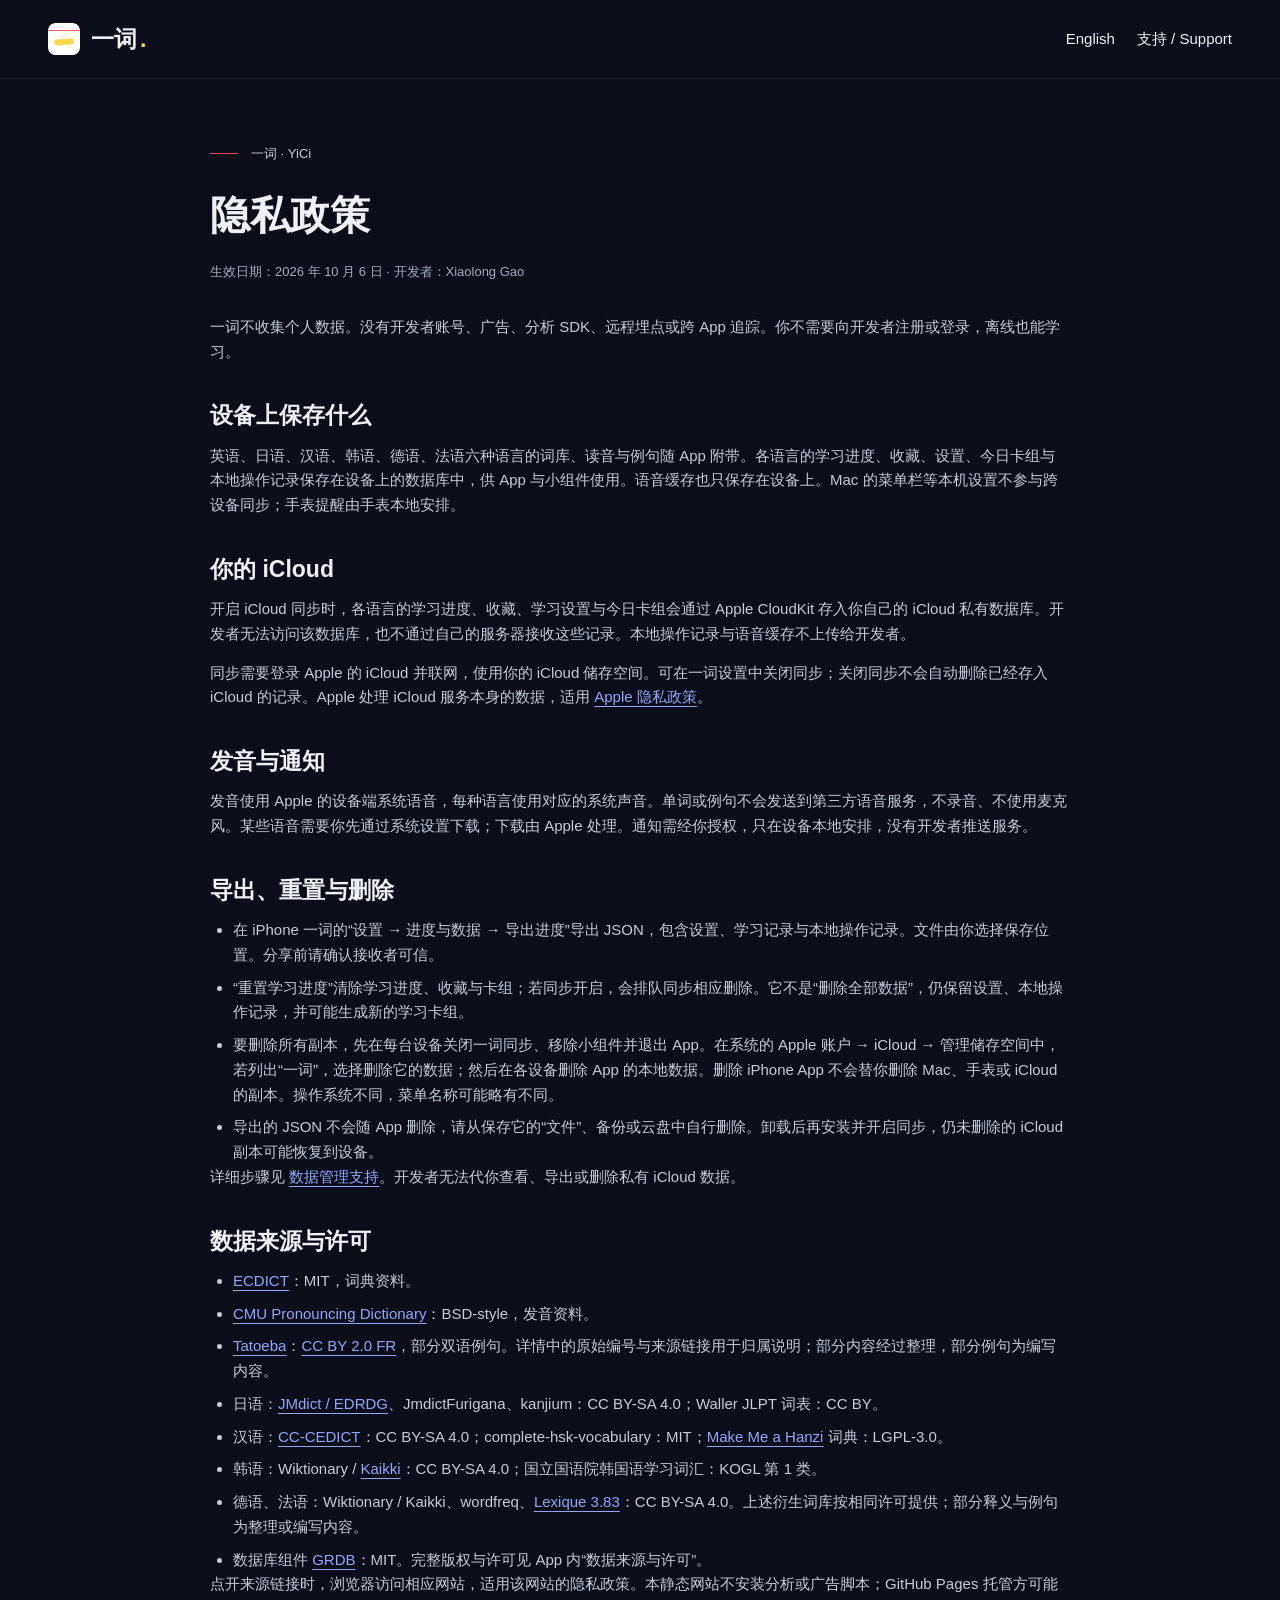
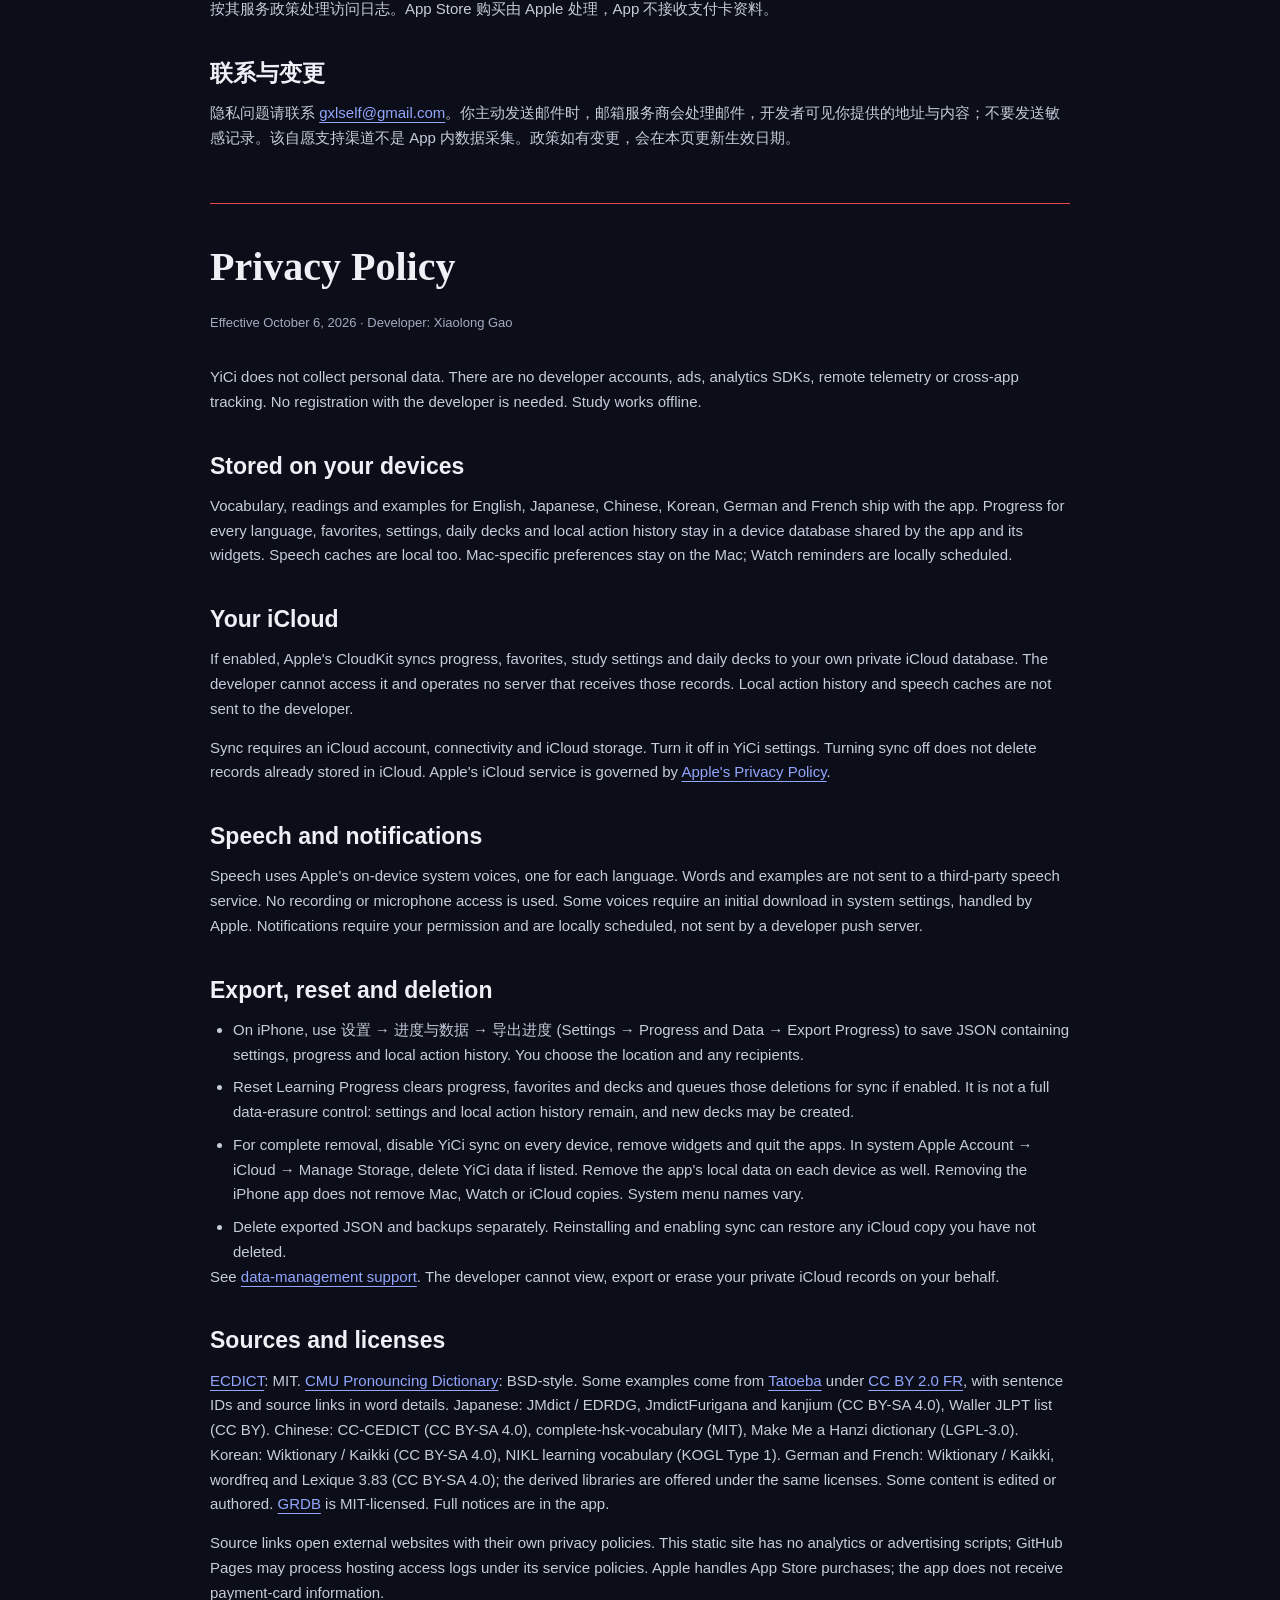
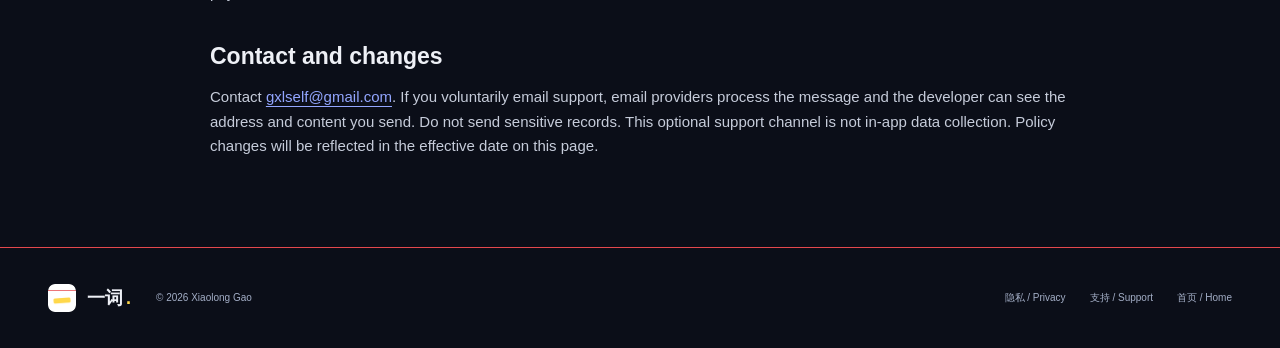
<file: privacy.html>
<!doctype html>
<html lang="zh-Hans">
<head>
  <meta charset="utf-8">
  <meta name="viewport" content="width=device-width, initial-scale=1">
  <meta name="theme-color" content="#0b0e18">
  <meta name="description" content="一词 YiCi 隐私政策：不收集数据，学习记录只在设备和用户的 iCloud 私有数据库中。">
  <title>隐私政策 / Privacy · 一词 YiCi</title>
  <link rel="canonical" href="https://gxlself.github.io/yici/privacy.html">
  <link rel="icon" href="assets/favicon.png">
  <link rel="stylesheet" href="styles.css">
  <style>
    .policy { max-width: 860px; margin-inline: auto; padding-block: 64px 88px; }
    .policy h1 { font-size: 40px; line-height: 1.35; margin-bottom: 18px; }
    .policy h2 { font-family: var(--sans); font-size: 23px; margin: 36px 0 12px; }
    .policy p, .policy li { color: #c6ccda; overflow-wrap: anywhere; }
    .policy p + p { margin-top: 14px; }
    .policy ul { list-style: disc; padding-left: 23px; }
    .policy li + li { margin-top: 8px; }
    .policy a { color: var(--blue); text-decoration: underline; text-underline-offset: 4px; }
    .policy .revision { font-size: 13px; color: var(--muted); margin-bottom: 32px; }
    .policy section[lang] { border-top: 1px solid var(--red); margin-top: 52px; padding-top: 36px; }
    .policy-nav { display: flex; flex-wrap: wrap; gap: 22px; }
    @media (max-width: 600px) {
      .wrap { width: calc(100% - 40px); }
      .header-inner { height: auto; min-height: 78px; gap: 16px; flex-wrap: wrap; padding-block: 15px; }
      .policy { padding-block: 38px 64px; }
      .policy h1 { font-size: 32px; }
      .footer-links { flex-wrap: wrap; justify-content: flex-start; }
    }
  </style>
</head>
<body>
  <a class="skip-link" href="#policy">跳到正文 / Skip to content</a>
  <header class="site-header"><div class="wrap header-inner">
    <a class="brand" href="./"><img src="assets/favicon.png" width="32" height="32" alt=""><span>一词<span class="brand-dot">.</span></span></a>
    <div class="policy-nav"><a href="#english" lang="en">English</a><a href="support.html">支持 / Support</a></div>
  </div></header>
  <main class="wrap policy" id="policy">
    <p class="eyebrow"><span class="red-rule"></span>一词 · YiCi</p>
    <h1>隐私政策</h1>
    <p class="revision">生效日期：2026 年 10 月 6 日 · 开发者：Xiaolong Gao</p>
    <p>一词不收集个人数据。没有开发者账号、广告、分析 SDK、远程埋点或跨 App 追踪。你不需要向开发者注册或登录，离线也能学习。</p>

    <h2>设备上保存什么</h2>
    <p>英语、日语、汉语、韩语、德语、法语六种语言的词库、读音与例句随 App 附带。各语言的学习进度、收藏、设置、今日卡组与本地操作记录保存在设备上的数据库中，供 App 与小组件使用。语音缓存也只保存在设备上。Mac 的菜单栏等本机设置不参与跨设备同步；手表提醒由手表本地安排。</p>

    <h2>你的 iCloud</h2>
    <p>开启 iCloud 同步时，各语言的学习进度、收藏、学习设置与今日卡组会通过 Apple CloudKit 存入你自己的 iCloud 私有数据库。开发者无法访问该数据库，也不通过自己的服务器接收这些记录。本地操作记录与语音缓存不上传给开发者。</p>
    <p>同步需要登录 Apple 的 iCloud 并联网，使用你的 iCloud 储存空间。可在一词设置中关闭同步；关闭同步不会自动删除已经存入 iCloud 的记录。Apple 处理 iCloud 服务本身的数据，适用 <a href="https://www.apple.com/legal/privacy/">Apple 隐私政策</a>。</p>

    <h2>发音与通知</h2>
    <p>发音使用 Apple 的设备端系统语音，每种语言使用对应的系统声音。单词或例句不会发送到第三方语音服务，不录音、不使用麦克风。某些语音需要你先通过系统设置下载；下载由 Apple 处理。通知需经你授权，只在设备本地安排，没有开发者推送服务。</p>

    <h2>导出、重置与删除</h2>
    <ul>
      <li>在 iPhone 一词的“设置 → 进度与数据 → 导出进度”导出 JSON，包含设置、学习记录与本地操作记录。文件由你选择保存位置。分享前请确认接收者可信。</li>
      <li>“重置学习进度”清除学习进度、收藏与卡组；若同步开启，会排队同步相应删除。它不是“删除全部数据”，仍保留设置、本地操作记录，并可能生成新的学习卡组。</li>
      <li>要删除所有副本，先在每台设备关闭一词同步、移除小组件并退出 App。在系统的 Apple 账户 → iCloud → 管理储存空间中，若列出“一词”，选择删除它的数据；然后在各设备删除 App 的本地数据。删除 iPhone App 不会替你删除 Mac、手表或 iCloud 的副本。操作系统不同，菜单名称可能略有不同。</li>
      <li>导出的 JSON 不会随 App 删除，请从保存它的“文件”、备份或云盘中自行删除。卸载后再安装并开启同步，仍未删除的 iCloud 副本可能恢复到设备。</li>
    </ul>
    <p>详细步骤见 <a href="support.html#data">数据管理支持</a>。开发者无法代你查看、导出或删除私有 iCloud 数据。</p>

    <h2>数据来源与许可</h2>
    <ul>
      <li><a href="https://github.com/skywind3000/ECDICT">ECDICT</a>：MIT，词典资料。</li>
      <li><a href="https://github.com/cmusphinx/cmudict">CMU Pronouncing Dictionary</a>：BSD-style，发音资料。</li>
      <li><a href="https://tatoeba.org/zh-cn/">Tatoeba</a>：<a href="https://creativecommons.org/licenses/by/2.0/fr/">CC BY 2.0 FR</a>，部分双语例句。详情中的原始编号与来源链接用于归属说明；部分内容经过整理，部分例句为编写内容。</li>
      <li>日语：<a href="https://www.edrdg.org/jmdict/j_jmdict.html">JMdict / EDRDG</a>、JmdictFurigana、kanjium：CC BY-SA 4.0；Waller JLPT 词表：CC BY。</li>
<li>汉语：<a href="https://cc-cedict.org/">CC-CEDICT</a>：CC BY-SA 4.0；complete-hsk-vocabulary：MIT；<a href="https://github.com/skishore/makemeahanzi">Make Me a Hanzi</a> 词典：LGPL-3.0。</li>
<li>韩语：Wiktionary / <a href="https://kaikki.org/">Kaikki</a>：CC BY-SA 4.0；国立国语院韩国语学习词汇：KOGL 第 1 类。</li>
<li>德语、法语：Wiktionary / Kaikki、wordfreq、<a href="http://www.lexique.org/">Lexique 3.83</a>：CC BY-SA 4.0。上述衍生词库按相同许可提供；部分释义与例句为整理或编写内容。</li>
<li>数据库组件 <a href="https://github.com/groue/GRDB.swift">GRDB</a>：MIT。完整版权与许可见 App 内“数据来源与许可”。</li>
    </ul>
    <p>点开来源链接时，浏览器访问相应网站，适用该网站的隐私政策。本静态网站不安装分析或广告脚本；GitHub Pages 托管方可能按其服务政策处理访问日志。App Store 购买由 Apple 处理，App 不接收支付卡资料。</p>

    <h2>联系与变更</h2>
    <p>隐私问题请联系 <a href="mailto:gxlself@gmail.com">gxlself@gmail.com</a>。你主动发送邮件时，邮箱服务商会处理邮件，开发者可见你提供的地址与内容；不要发送敏感记录。该自愿支持渠道不是 App 内数据采集。政策如有变更，会在本页更新生效日期。</p>

    <section id="english" lang="en-US" aria-labelledby="english-title">
      <h1 id="english-title">Privacy Policy</h1>
      <p class="revision">Effective October 6, 2026 · Developer: Xiaolong Gao</p>
      <p>YiCi does not collect personal data. There are no developer accounts, ads, analytics SDKs, remote telemetry or cross-app tracking. No registration with the developer is needed. Study works offline.</p>
      <h2>Stored on your devices</h2>
      <p>Vocabulary, readings and examples for English, Japanese, Chinese, Korean, German and French ship with the app. Progress for every language, favorites, settings, daily decks and local action history stay in a device database shared by the app and its widgets. Speech caches are local too. Mac-specific preferences stay on the Mac; Watch reminders are locally scheduled.</p>
      <h2>Your iCloud</h2>
      <p>If enabled, Apple's CloudKit syncs progress, favorites, study settings and daily decks to your own private iCloud database. The developer cannot access it and operates no server that receives those records. Local action history and speech caches are not sent to the developer.</p>
      <p>Sync requires an iCloud account, connectivity and iCloud storage. Turn it off in YiCi settings. Turning sync off does not delete records already stored in iCloud. Apple's iCloud service is governed by <a href="https://www.apple.com/legal/privacy/">Apple's Privacy Policy</a>.</p>
      <h2>Speech and notifications</h2>
      <p>Speech uses Apple's on-device system voices, one for each language. Words and examples are not sent to a third-party speech service. No recording or microphone access is used. Some voices require an initial download in system settings, handled by Apple. Notifications require your permission and are locally scheduled, not sent by a developer push server.</p>
      <h2>Export, reset and deletion</h2>
      <ul>
        <li>On iPhone, use 设置 → 进度与数据 → 导出进度 (Settings → Progress and Data → Export Progress) to save JSON containing settings, progress and local action history. You choose the location and any recipients.</li>
        <li>Reset Learning Progress clears progress, favorites and decks and queues those deletions for sync if enabled. It is not a full data-erasure control: settings and local action history remain, and new decks may be created.</li>
        <li>For complete removal, disable YiCi sync on every device, remove widgets and quit the apps. In system Apple Account → iCloud → Manage Storage, delete YiCi data if listed. Remove the app's local data on each device as well. Removing the iPhone app does not remove Mac, Watch or iCloud copies. System menu names vary.</li>
        <li>Delete exported JSON and backups separately. Reinstalling and enabling sync can restore any iCloud copy you have not deleted.</li>
      </ul>
      <p>See <a href="support.html#data-en">data-management support</a>. The developer cannot view, export or erase your private iCloud records on your behalf.</p>
      <h2>Sources and licenses</h2>
      <p><a href="https://github.com/skywind3000/ECDICT">ECDICT</a>: MIT. <a href="https://github.com/cmusphinx/cmudict">CMU Pronouncing Dictionary</a>: BSD-style. Some examples come from <a href="https://tatoeba.org/">Tatoeba</a> under <a href="https://creativecommons.org/licenses/by/2.0/fr/">CC BY 2.0 FR</a>, with sentence IDs and source links in word details. Japanese: JMdict / EDRDG, JmdictFurigana and kanjium (CC BY-SA 4.0), Waller JLPT list (CC BY). Chinese: CC-CEDICT (CC BY-SA 4.0), complete-hsk-vocabulary (MIT), Make Me a Hanzi dictionary (LGPL-3.0). Korean: Wiktionary / Kaikki (CC BY-SA 4.0), NIKL learning vocabulary (KOGL Type 1). German and French: Wiktionary / Kaikki, wordfreq and Lexique 3.83 (CC BY-SA 4.0); the derived libraries are offered under the same licenses. Some content is edited or authored. <a href="https://github.com/groue/GRDB.swift">GRDB</a> is MIT-licensed. Full notices are in the app.</p>
      <p>Source links open external websites with their own privacy policies. This static site has no analytics or advertising scripts; GitHub Pages may process hosting access logs under its service policies. Apple handles App Store purchases; the app does not receive payment-card information.</p>
      <h2>Contact and changes</h2>
      <p>Contact <a href="mailto:gxlself@gmail.com">gxlself@gmail.com</a>. If you voluntarily email support, email providers process the message and the developer can see the address and content you send. Do not send sensitive records. This optional support channel is not in-app data collection. Policy changes will be reflected in the effective date on this page.</p>
    </section>
  </main>
  <footer class="site-footer"><div class="wrap footer-inner"><a class="brand" href="./"><img src="assets/favicon.png" width="28" height="28" alt=""><span>一词<span class="brand-dot">.</span></span></a><p>© 2026 Xiaolong Gao</p><div class="footer-links"><a href="privacy.html">隐私 / Privacy</a><a href="support.html">支持 / Support</a><a href="./">首页 / Home</a></div></div></footer>
</body>
</html>
</file>
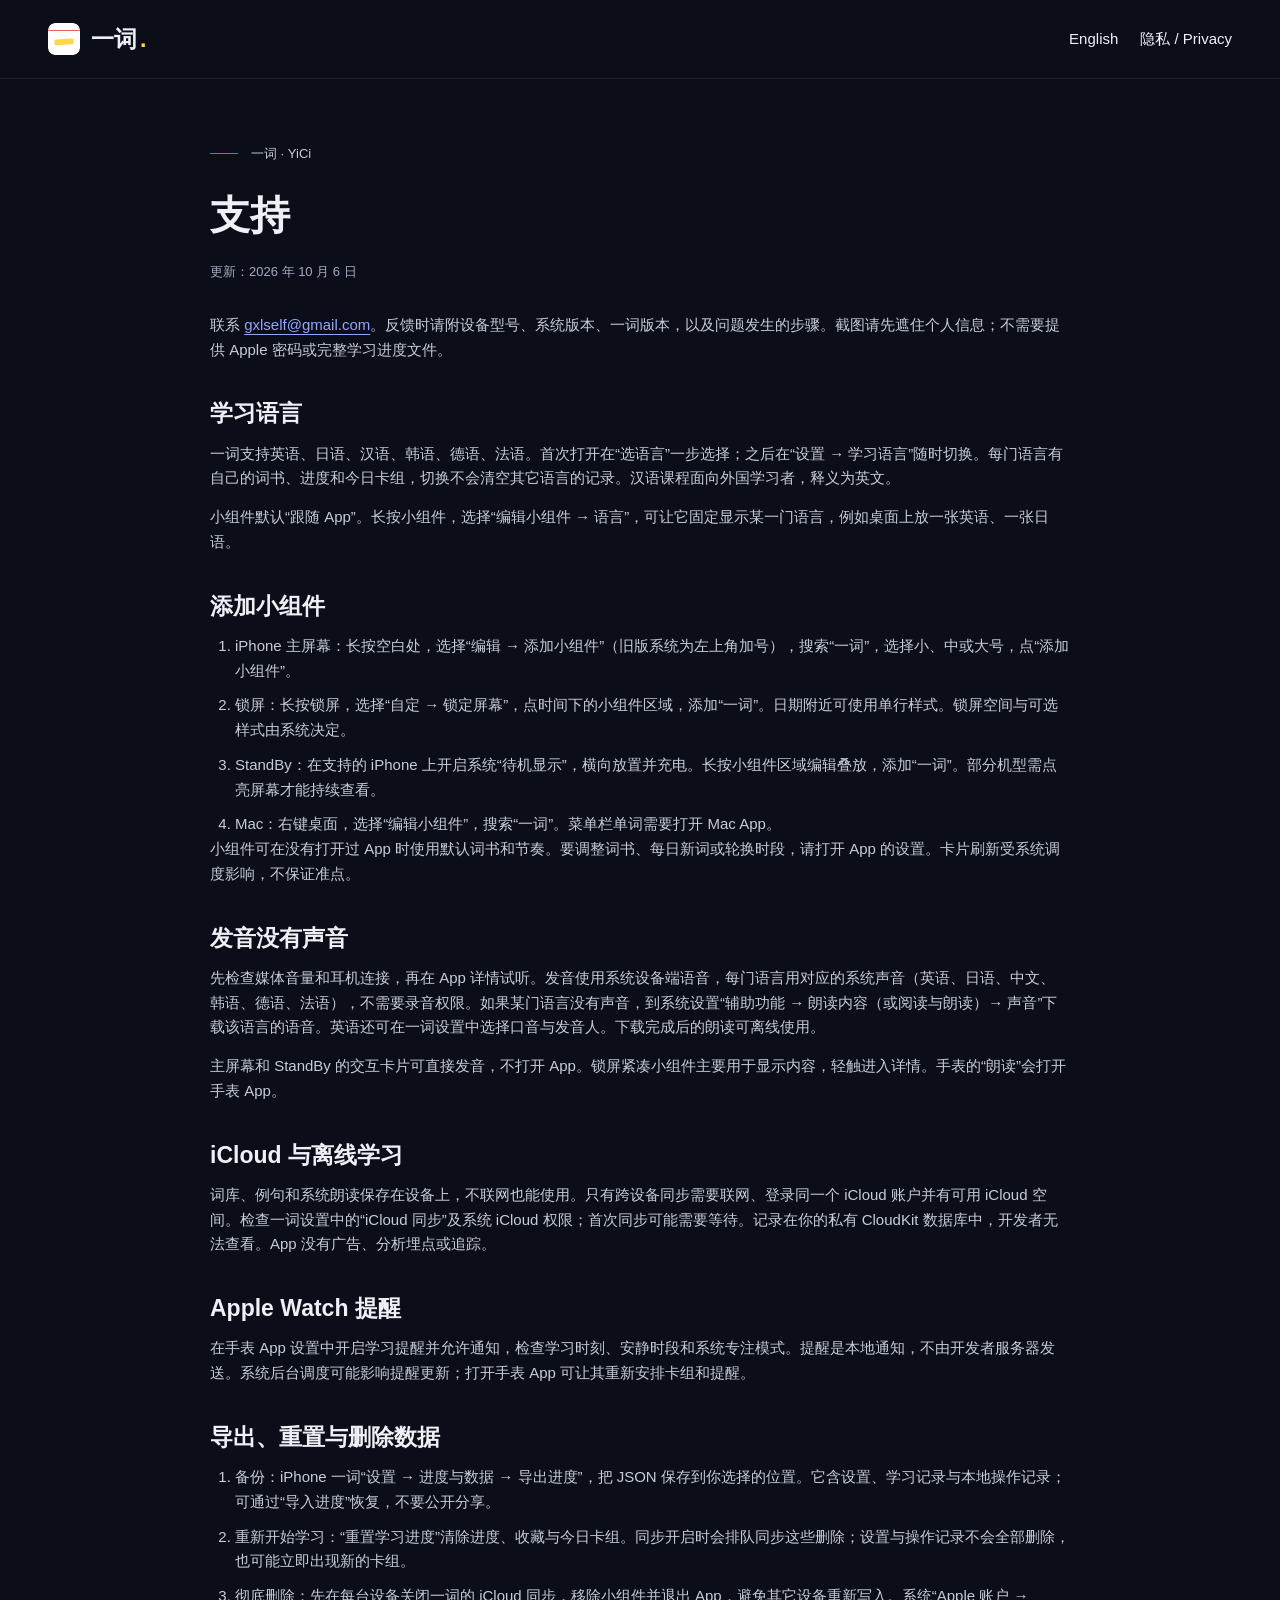
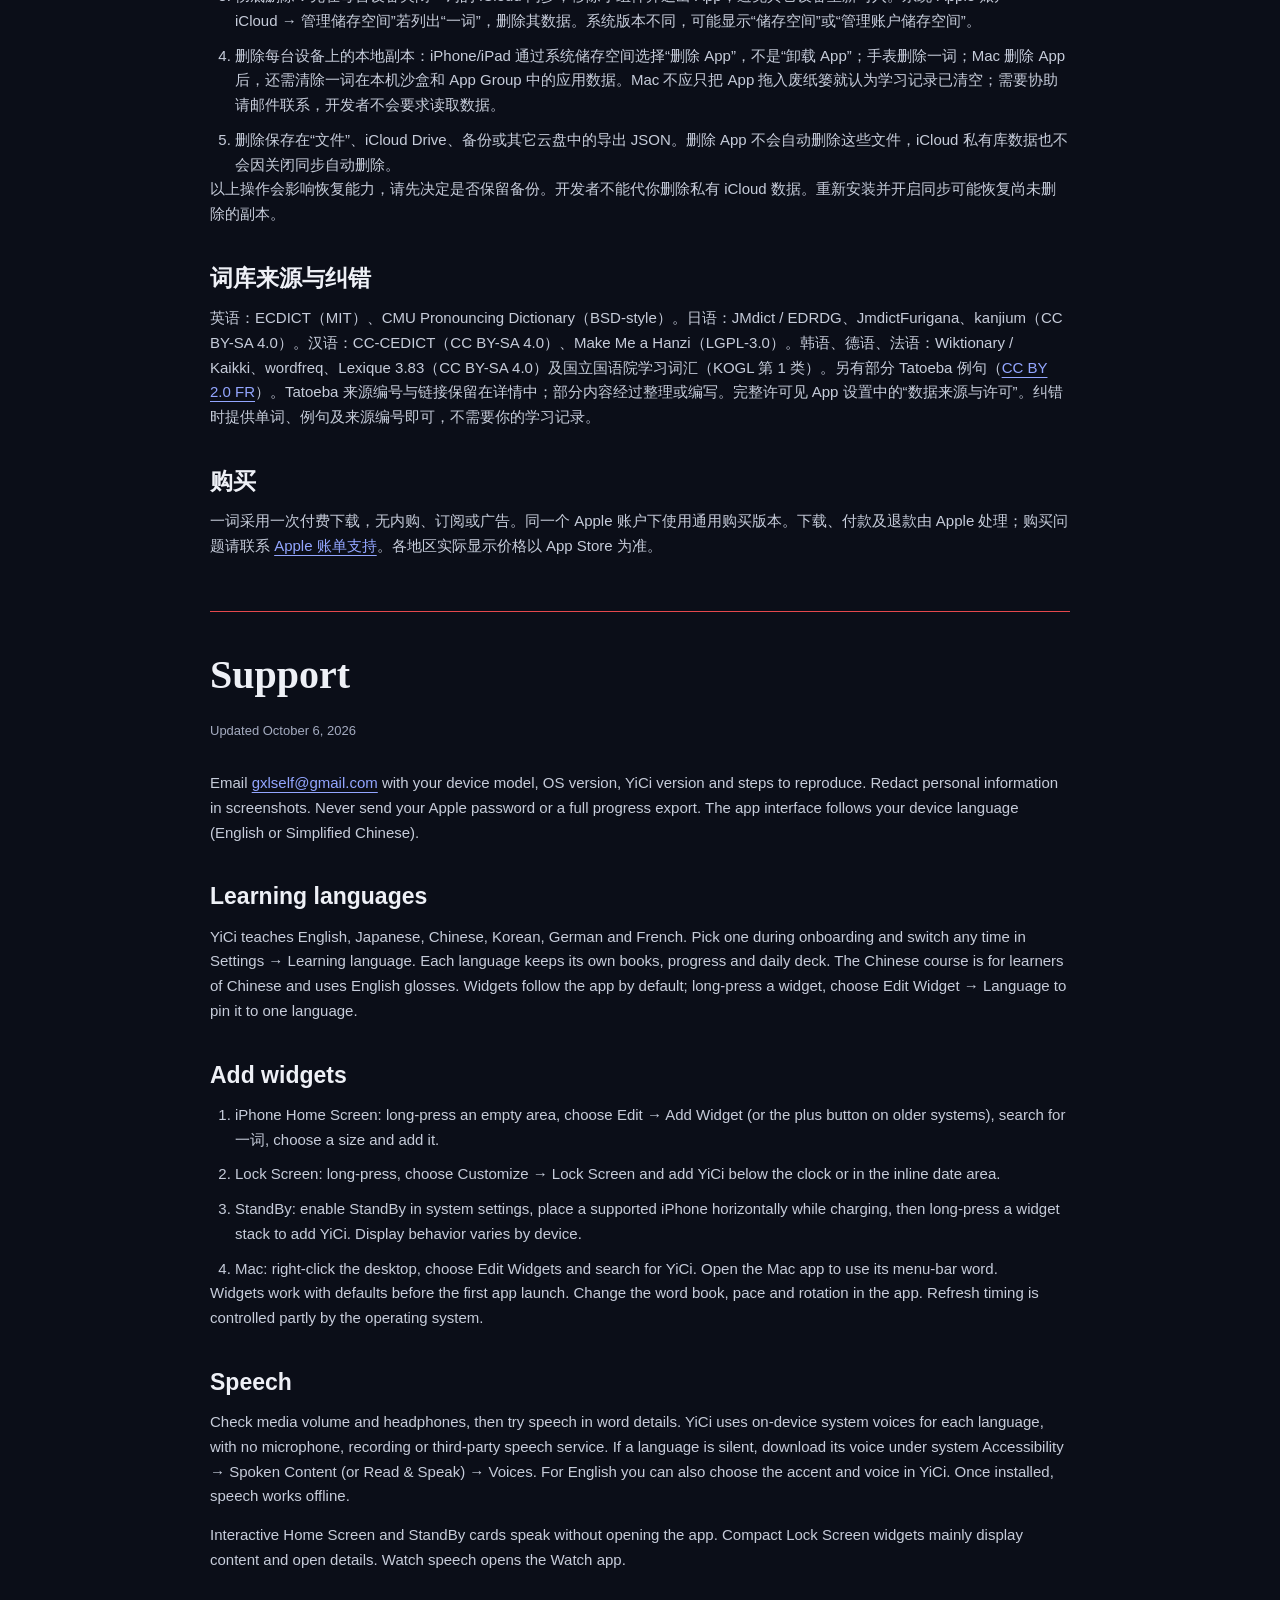
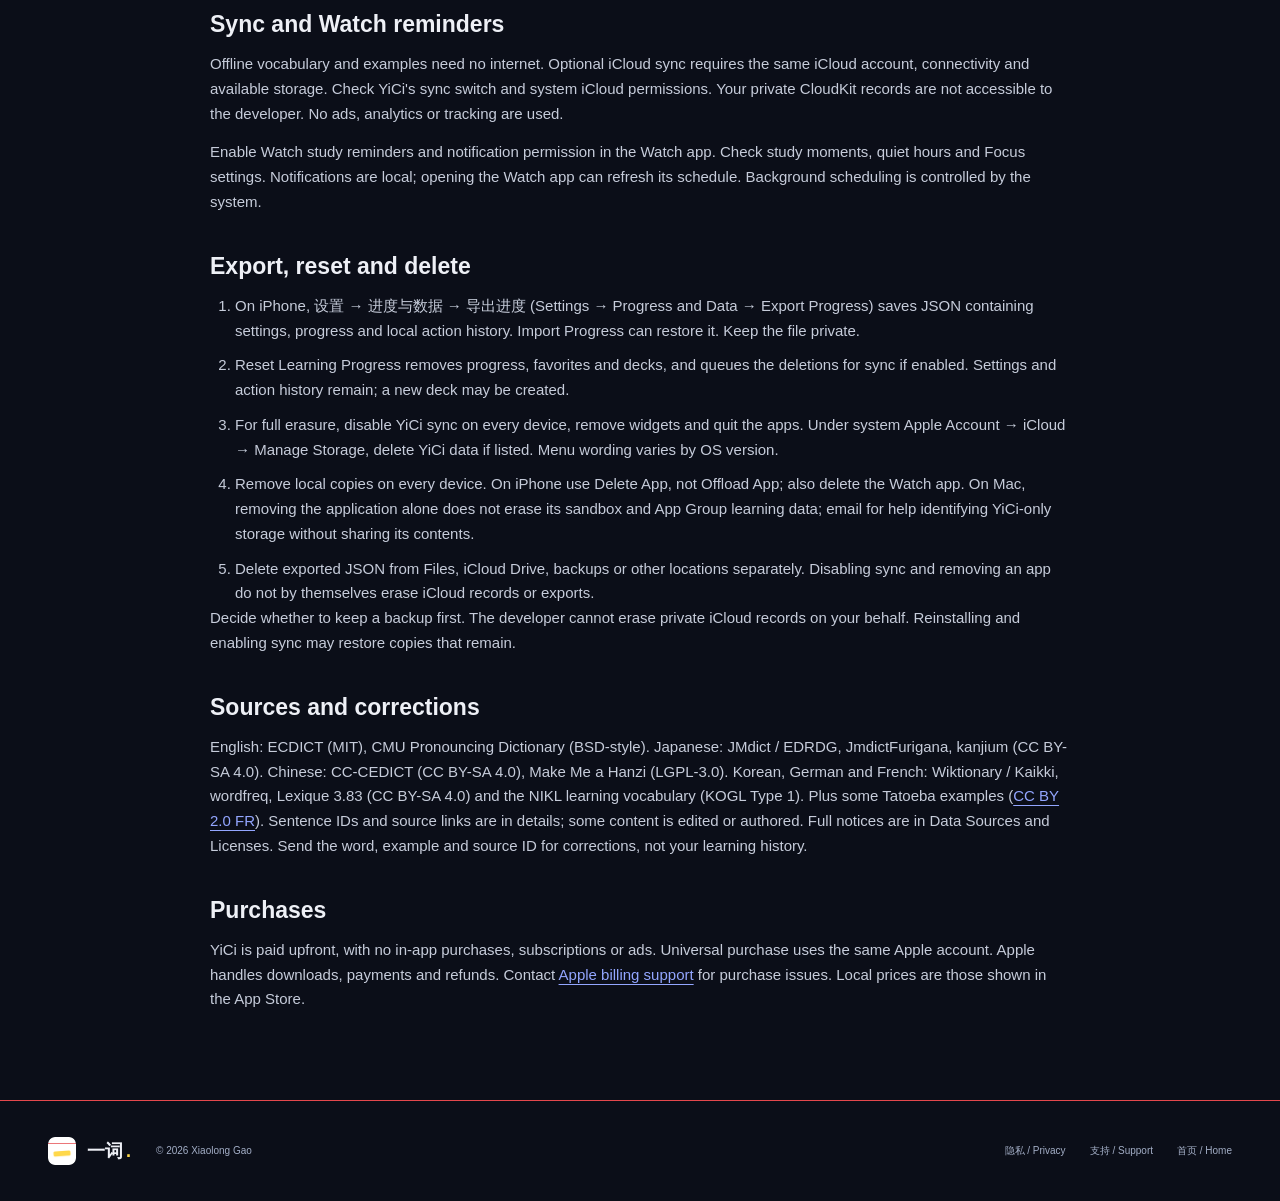
<file: support.html>
<!doctype html>
<html lang="zh-Hans">
<head>
  <meta charset="utf-8">
  <meta name="viewport" content="width=device-width, initial-scale=1">
  <meta name="theme-color" content="#0b0e18">
  <meta name="description" content="一词 YiCi 支持：小组件、离线发音、iCloud 同步、导出与删除学习记录。">
  <title>支持 / Support · 一词 YiCi</title>
  <link rel="canonical" href="https://gxlself.github.io/yici/support.html">
  <link rel="icon" href="assets/favicon.png">
  <link rel="stylesheet" href="styles.css">
  <style>
    .support { max-width: 860px; margin-inline: auto; padding-block: 64px 88px; }
    .support h1 { font-size: 40px; line-height: 1.35; margin-bottom: 18px; }
    .support h2 { font-family: var(--sans); font-size: 23px; margin: 36px 0 12px; }
    .support p, .support li { color: #c6ccda; overflow-wrap: anywhere; }
    .support p + p { margin-top: 14px; }
    .support ol { list-style: decimal; padding-left: 25px; }
    .support li + li { margin-top: 10px; }
    .support a { color: var(--blue); text-decoration: underline; text-underline-offset: 4px; }
    .support .revision { font-size: 13px; color: var(--muted); margin-bottom: 30px; }
    .support section[lang] { border-top: 1px solid var(--red); margin-top: 52px; padding-top: 36px; }
    .support-nav { display: flex; flex-wrap: wrap; gap: 22px; }
    @media (max-width: 600px) {
      .wrap { width: calc(100% - 40px); }
      .header-inner { height: auto; min-height: 78px; gap: 16px; flex-wrap: wrap; padding-block: 15px; }
      .support { padding-block: 38px 64px; }
      .support h1 { font-size: 32px; }
      .footer-links { flex-wrap: wrap; justify-content: flex-start; }
    }
  </style>
</head>
<body>
  <a class="skip-link" href="#support">跳到正文 / Skip to content</a>
  <header class="site-header"><div class="wrap header-inner">
    <a class="brand" href="./"><img src="assets/favicon.png" width="32" height="32" alt=""><span>一词<span class="brand-dot">.</span></span></a>
    <div class="support-nav"><a href="#english" lang="en">English</a><a href="privacy.html">隐私 / Privacy</a></div>
  </div></header>
  <main class="wrap support" id="support">
    <p class="eyebrow"><span class="red-rule"></span>一词 · YiCi</p>
    <h1>支持</h1>
    <p class="revision">更新：2026 年 10 月 6 日</p>
    <p>联系 <a href="mailto:gxlself@gmail.com">gxlself@gmail.com</a>。反馈时请附设备型号、系统版本、一词版本，以及问题发生的步骤。截图请先遮住个人信息；不需要提供 Apple 密码或完整学习进度文件。</p>
    <h2 id="languages">学习语言</h2>
<p>一词支持英语、日语、汉语、韩语、德语、法语。首次打开在“选语言”一步选择；之后在“设置 → 学习语言”随时切换。每门语言有自己的词书、进度和今日卡组，切换不会清空其它语言的记录。汉语课程面向外国学习者，释义为英文。</p>
<p>小组件默认“跟随 App”。长按小组件，选择“编辑小组件 → 语言”，可让它固定显示某一门语言，例如桌面上放一张英语、一张日语。</p>
<h2>添加小组件</h2>
    <ol>
      <li>iPhone 主屏幕：长按空白处，选择“编辑 → 添加小组件”（旧版系统为左上角加号），搜索“一词”，选择小、中或大号，点“添加小组件”。</li>
      <li>锁屏：长按锁屏，选择“自定 → 锁定屏幕”，点时间下的小组件区域，添加“一词”。日期附近可使用单行样式。锁屏空间与可选样式由系统决定。</li>
      <li>StandBy：在支持的 iPhone 上开启系统“待机显示”，横向放置并充电。长按小组件区域编辑叠放，添加“一词”。部分机型需点亮屏幕才能持续查看。</li>
      <li>Mac：右键桌面，选择“编辑小组件”，搜索“一词”。菜单栏单词需要打开 Mac App。</li>
    </ol>
    <p>小组件可在没有打开过 App 时使用默认词书和节奏。要调整词书、每日新词或轮换时段，请打开 App 的设置。卡片刷新受系统调度影响，不保证准点。</p>
    <h2>发音没有声音</h2>
    <p>先检查媒体音量和耳机连接，再在 App 详情试听。发音使用系统设备端语音，每门语言用对应的系统声音（英语、日语、中文、韩语、德语、法语），不需要录音权限。如果某门语言没有声音，到系统设置“辅助功能 → 朗读内容（或阅读与朗读）→ 声音”下载该语言的语音。英语还可在一词设置中选择口音与发音人。下载完成后的朗读可离线使用。</p>
    <p>主屏幕和 StandBy 的交互卡片可直接发音，不打开 App。锁屏紧凑小组件主要用于显示内容，轻触进入详情。手表的“朗读”会打开手表 App。</p>
    <h2>iCloud 与离线学习</h2>
    <p>词库、例句和系统朗读保存在设备上，不联网也能使用。只有跨设备同步需要联网、登录同一个 iCloud 账户并有可用 iCloud 空间。检查一词设置中的“iCloud 同步”及系统 iCloud 权限；首次同步可能需要等待。记录在你的私有 CloudKit 数据库中，开发者无法查看。App 没有广告、分析埋点或追踪。</p>
    <h2>Apple Watch 提醒</h2>
    <p>在手表 App 设置中开启学习提醒并允许通知，检查学习时刻、安静时段和系统专注模式。提醒是本地通知，不由开发者服务器发送。系统后台调度可能影响提醒更新；打开手表 App 可让其重新安排卡组和提醒。</p>
    <h2 id="data">导出、重置与删除数据</h2>
    <ol>
      <li>备份：iPhone 一词“设置 → 进度与数据 → 导出进度”，把 JSON 保存到你选择的位置。它含设置、学习记录与本地操作记录；可通过“导入进度”恢复，不要公开分享。</li>
      <li>重新开始学习：“重置学习进度”清除进度、收藏与今日卡组。同步开启时会排队同步这些删除；设置与操作记录不会全部删除，也可能立即出现新的卡组。</li>
      <li>彻底删除：先在每台设备关闭一词的 iCloud 同步，移除小组件并退出 App，避免其它设备重新写入。系统“Apple 账户 → iCloud → 管理储存空间”若列出“一词”，删除其数据。系统版本不同，可能显示“储存空间”或“管理账户储存空间”。</li>
      <li>删除每台设备上的本地副本：iPhone/iPad 通过系统储存空间选择“删除 App”，不是“卸载 App”；手表删除一词；Mac 删除 App 后，还需清除一词在本机沙盒和 App Group 中的应用数据。Mac 不应只把 App 拖入废纸篓就认为学习记录已清空；需要协助请邮件联系，开发者不会要求读取数据。</li>
      <li>删除保存在“文件”、iCloud Drive、备份或其它云盘中的导出 JSON。删除 App 不会自动删除这些文件，iCloud 私有库数据也不会因关闭同步自动删除。</li>
    </ol>
    <p>以上操作会影响恢复能力，请先决定是否保留备份。开发者不能代你删除私有 iCloud 数据。重新安装并开启同步可能恢复尚未删除的副本。</p>
    <h2>词库来源与纠错</h2>
    <p>英语：ECDICT（MIT）、CMU Pronouncing Dictionary（BSD-style）。日语：JMdict / EDRDG、JmdictFurigana、kanjium（CC BY-SA 4.0）。汉语：CC-CEDICT（CC BY-SA 4.0）、Make Me a Hanzi（LGPL-3.0）。韩语、德语、法语：Wiktionary / Kaikki、wordfreq、Lexique 3.83（CC BY-SA 4.0）及国立国语院学习词汇（KOGL 第 1 类）。另有部分 Tatoeba 例句（<a href="https://creativecommons.org/licenses/by/2.0/fr/">CC BY 2.0 FR</a>）。Tatoeba 来源编号与链接保留在详情中；部分内容经过整理或编写。完整许可见 App 设置中的“数据来源与许可”。纠错时提供单词、例句及来源编号即可，不需要你的学习记录。</p>
    <h2>购买</h2>
    <p>一词采用一次付费下载，无内购、订阅或广告。同一个 Apple 账户下使用通用购买版本。下载、付款及退款由 Apple 处理；购买问题请联系 <a href="https://support.apple.com/billing">Apple 账单支持</a>。各地区实际显示价格以 App Store 为准。</p>

    <section id="english" lang="en-US" aria-labelledby="english-title">
      <h1 id="english-title">Support</h1>
      <p class="revision">Updated October 6, 2026</p>
      <p>Email <a href="mailto:gxlself@gmail.com">gxlself@gmail.com</a> with your device model, OS version, YiCi version and steps to reproduce. Redact personal information in screenshots. Never send your Apple password or a full progress export. The app interface follows your device language (English or Simplified Chinese).</p>
<h2 id="languages-en">Learning languages</h2>
<p>YiCi teaches English, Japanese, Chinese, Korean, German and French. Pick one during onboarding and switch any time in Settings → Learning language. Each language keeps its own books, progress and daily deck. The Chinese course is for learners of Chinese and uses English glosses. Widgets follow the app by default; long-press a widget, choose Edit Widget → Language to pin it to one language.</p>
      <h2>Add widgets</h2>
      <ol>
        <li>iPhone Home Screen: long-press an empty area, choose Edit → Add Widget (or the plus button on older systems), search for 一词, choose a size and add it.</li>
        <li>Lock Screen: long-press, choose Customize → Lock Screen and add YiCi below the clock or in the inline date area.</li>
        <li>StandBy: enable StandBy in system settings, place a supported iPhone horizontally while charging, then long-press a widget stack to add YiCi. Display behavior varies by device.</li>
        <li>Mac: right-click the desktop, choose Edit Widgets and search for YiCi. Open the Mac app to use its menu-bar word.</li>
      </ol>
      <p>Widgets work with defaults before the first app launch. Change the word book, pace and rotation in the app. Refresh timing is controlled partly by the operating system.</p>
      <h2>Speech</h2>
      <p>Check media volume and headphones, then try speech in word details. YiCi uses on-device system voices for each language, with no microphone, recording or third-party speech service. If a language is silent, download its voice under system Accessibility → Spoken Content (or Read &amp; Speak) → Voices. For English you can also choose the accent and voice in YiCi. Once installed, speech works offline.</p>
      <p>Interactive Home Screen and StandBy cards speak without opening the app. Compact Lock Screen widgets mainly display content and open details. Watch speech opens the Watch app.</p>
      <h2>Sync and Watch reminders</h2>
      <p>Offline vocabulary and examples need no internet. Optional iCloud sync requires the same iCloud account, connectivity and available storage. Check YiCi's sync switch and system iCloud permissions. Your private CloudKit records are not accessible to the developer. No ads, analytics or tracking are used.</p>
      <p>Enable Watch study reminders and notification permission in the Watch app. Check study moments, quiet hours and Focus settings. Notifications are local; opening the Watch app can refresh its schedule. Background scheduling is controlled by the system.</p>
      <h2 id="data-en">Export, reset and delete</h2>
      <ol>
        <li>On iPhone, 设置 → 进度与数据 → 导出进度 (Settings → Progress and Data → Export Progress) saves JSON containing settings, progress and local action history. Import Progress can restore it. Keep the file private.</li>
        <li>Reset Learning Progress removes progress, favorites and decks, and queues the deletions for sync if enabled. Settings and action history remain; a new deck may be created.</li>
        <li>For full erasure, disable YiCi sync on every device, remove widgets and quit the apps. Under system Apple Account → iCloud → Manage Storage, delete YiCi data if listed. Menu wording varies by OS version.</li>
        <li>Remove local copies on every device. On iPhone use Delete App, not Offload App; also delete the Watch app. On Mac, removing the application alone does not erase its sandbox and App Group learning data; email for help identifying YiCi-only storage without sharing its contents.</li>
        <li>Delete exported JSON from Files, iCloud Drive, backups or other locations separately. Disabling sync and removing an app do not by themselves erase iCloud records or exports.</li>
      </ol>
      <p>Decide whether to keep a backup first. The developer cannot erase private iCloud records on your behalf. Reinstalling and enabling sync may restore copies that remain.</p>
      <h2>Sources and corrections</h2>
      <p>English: ECDICT (MIT), CMU Pronouncing Dictionary (BSD-style). Japanese: JMdict / EDRDG, JmdictFurigana, kanjium (CC BY-SA 4.0). Chinese: CC-CEDICT (CC BY-SA 4.0), Make Me a Hanzi (LGPL-3.0). Korean, German and French: Wiktionary / Kaikki, wordfreq, Lexique 3.83 (CC BY-SA 4.0) and the NIKL learning vocabulary (KOGL Type 1). Plus some Tatoeba examples (<a href="https://creativecommons.org/licenses/by/2.0/fr/">CC BY 2.0 FR</a>). Sentence IDs and source links are in details; some content is edited or authored. Full notices are in Data Sources and Licenses. Send the word, example and source ID for corrections, not your learning history.</p>
      <h2>Purchases</h2>
      <p>YiCi is paid upfront, with no in-app purchases, subscriptions or ads. Universal purchase uses the same Apple account. Apple handles downloads, payments and refunds. Contact <a href="https://support.apple.com/billing">Apple billing support</a> for purchase issues. Local prices are those shown in the App Store.</p>
    </section>
  </main>
  <footer class="site-footer"><div class="wrap footer-inner"><a class="brand" href="./"><img src="assets/favicon.png" width="28" height="28" alt=""><span>一词<span class="brand-dot">.</span></span></a><p>© 2026 Xiaolong Gao</p><div class="footer-links"><a href="privacy.html">隐私 / Privacy</a><a href="support.html">支持 / Support</a><a href="./">首页 / Home</a></div></div></footer>
</body>
</html>
</file>
<file: styles.css>
@font-face {
  font-family: "Instrument Serif";
  src: url("assets/fonts/instrument-serif.woff2") format("woff2");
  font-style: normal;
  font-weight: 400;
  font-display: swap;
}
@font-face {
  font-family: "Instrument Serif";
  src: url("assets/fonts/instrument-serif-italic.woff2") format("woff2");
  font-style: italic;
  font-weight: 400;
  font-display: swap;
}

:root {
  color-scheme: dark;
  --ground: #0b0e18;
  --ink-ground: #141826;
  --text: #eef0f6;
  --muted: #a4abc0;
  --yellow: #ffd84a;
  --red: #e5484d;
  --blue: #93a6ff;
  --paper: #f5f6f8;
  --paper-ink: #1a2140;
  --paper-muted: #5b6380;
  --line: #2a2e3c;
  --serif: "Instrument Serif", "Times New Roman", serif;
  --display: "Songti SC", "Noto Serif SC", STSong, "SimSun", ui-serif, serif;
  --sans: -apple-system, BlinkMacSystemFont, "PingFang SC", "Microsoft YaHei", sans-serif;
  --mono: "SFMono-Regular", Consolas, "Liberation Mono", monospace;
}

*, *::before, *::after { box-sizing: border-box; }
html { scroll-behavior: smooth; scroll-padding-top: 90px; }
body { margin: 0; background: var(--ground); color: var(--text); font-family: var(--sans); font-size: 15px; line-height: 1.65; letter-spacing: 0; -webkit-font-smoothing: antialiased; }
button, input { font: inherit; }
button, a, input, summary { -webkit-tap-highlight-color: transparent; }
button { cursor: pointer; }
a { color: inherit; text-decoration: none; }
button { color: inherit; }
button:disabled { cursor: default; }
img, svg { vertical-align: middle; }
img { max-width: 100%; }
button, h1, h2, h3, p, ol, ul, dl, dd { margin: 0; }
ol, ul { padding: 0; list-style: none; }
button { border: 0; }
::selection { background: var(--yellow); color: var(--paper-ink); }
:focus-visible { outline: 3px solid var(--blue); outline-offset: 5px; }
[hidden] { display: none !important; }
.wrap { width: min(1240px, calc(100% - 96px)); margin-inline: auto; }
.section { padding-block: 116px; }
.icon { width: 22px; height: 22px; fill: none; stroke: currentColor; stroke-width: 1.7; stroke-linecap: round; stroke-linejoin: round; flex-shrink: 0; }
.svg-defs { position: absolute; width: 0; height: 0; overflow: hidden; }
.skip-link { position: fixed; z-index: 100; left: 20px; top: 12px; padding: 12px 20px; background: var(--yellow); color: var(--paper-ink); transform: translateY(-150%); border-radius: 4px; }
.skip-link:focus { transform: translateY(0); }
.eyebrow { display: flex; align-items: center; gap: 13px; color: var(--muted); font-size: 13px; font-weight: 500; margin-bottom: 25px; }
.red-rule { display: inline-block; width: 28px; height: 1px; background: var(--red); flex-shrink: 0; }
h2 { font-family: var(--display); font-size: 50px; font-weight: 600; line-height: 1.36; text-wrap: balance; }
.section-copy { font-size: 16px; color: var(--muted); line-height: 1.95; }
.marker { position: relative; z-index: 0; white-space: nowrap; isolation: isolate; padding-inline: 3px; color: var(--ground); }
.marker::before { content: ""; position: absolute; z-index: -1; inset: 16% -5px 5%; background: var(--yellow); transform: rotate(-1.8deg); clip-path: polygon(0 14%, 4% 5%, 17% 9%, 33% 4%, 54% 7%, 75% 1%, 96% 5%, 100% 19%, 98% 88%, 84% 94%, 60% 90%, 35% 98%, 13% 92%, 1% 97%); filter: drop-shadow(0 0 14px rgb(255 216 74 / 15%)); }
.marker.swipe::before { animation: marker-swipe 850ms cubic-bezier(.22,.7,.23,1) both; }
@keyframes marker-swipe { from { clip-path: polygon(0 14%, 0 5%, 0 9%, 0 4%, 0 7%, 0 1%, 0 5%, 0 19%, 0 88%, 0 94%, 0 90%, 0 98%, 0 92%, 0 97%); } }
mark { color: inherit; background: #ffe45cb3; padding-inline: 1px; box-decoration-break: clone; -webkit-box-decoration-break: clone; }
.button { min-height: 50px; padding: 13px 23px; display: inline-flex; align-items: center; justify-content: center; gap: 22px; font-size: 15px; font-weight: 600; border-radius: 5px; transition: background .2s, transform .2s, box-shadow .2s; }
.button-yellow { background: var(--yellow); color: var(--ground); box-shadow: 0 0 30px rgb(255 216 74 / 8%); }
.button-yellow:not(:disabled):hover { background: #ffe273; transform: translateY(-2px); box-shadow: 0 6px 35px rgb(255 216 74 / 17%); }
.site-header { position: sticky; top: 0; z-index: 20; background: var(--ground); border-bottom: 1px solid rgb(238 240 246 / 8%); }
.header-inner { display: flex; align-items: center; justify-content: space-between; gap: 25px; height: 78px; }
.brand { display: inline-flex; align-items: center; gap: 11px; flex-shrink: 0; }
.brand img { border-radius: 7px; }
.brand > span { font-weight: 600; font-size: 23px; line-height: 1; }
.brand-dot { color: var(--yellow); padding-left: 3px; }
.site-header nav { display: flex; gap: 33px; margin-left: 65px; }
.site-header nav a { font-size: 13px; color: #b6bccb; padding-block: 14px; transition: color .2s; }
.site-header nav a:hover { color: var(--yellow); }
.header-status { display: flex; gap: 8px; align-items: center; font-size: 12px; color: #cdd1db; }
.header-status .icon { width: 15px; height: 15px; margin-left: 5px; }
.status-dot { width: 5px; height: 5px; border-radius: 50%; background: var(--yellow); }
.hero { position: relative; overflow: hidden; }
.hero-inner { display: grid; grid-template-columns: 1fr 1fr; align-items: center; min-height: 660px; gap: 10px; }
.hero-copy { position: relative; z-index: 5; padding-block: 47px 34px; }
.hero-copy .eyebrow { margin-bottom: 31px; }
h1 { font-family: var(--display); font-size: 76px; line-height: 1.32; font-weight: 600; }
.headline-line { display: block; white-space: nowrap; }
.app-word { font-family: var(--serif); font-weight: 400; font-size: 85px; }
.marker-hero { filter: drop-shadow(0 0 18px rgb(255 216 74 / 24%)); }
.marker-hero::before { inset-block: 16% 2%; }
.yellow-period { color: var(--yellow); }
.hero-sub { margin-top: 30px; font-size: 17px; line-height: 1.95; color: #bac0d0; }
.hero-actions { display: flex; align-items: center; gap: 24px; margin-top: 31px; }
.coming-label { color: var(--muted); font-size: 12px; }
.hero-promises { display: flex; gap: 15px; color: #a4acbf; font-size: 11px; margin-top: 17px; }
.hero-promises span + span::before { content: "/"; color: #586076; margin-right: 15px; }
.hero-wink { display: flex; align-items: baseline; column-gap: 11px; row-gap: 0; flex-wrap: wrap; margin-top: 31px; width: 310px; border-top: 1px solid var(--line); padding-top: 14px; }
.wink-word { font-family: var(--serif); font-style: italic; font-size: 27px; color: #d9deed; }
.hero-wink > span:nth-child(2) { color: #b1b8ca; font-size: 11px; }
.hero-wink p { flex-basis: 100%; font-size: 11px; color: #949eb7; margin-top: 1px; }
.hero-scene { position: relative; height: 610px; min-width: 0; perspective: 1200px; --px: 0; --py: 0; }
.scene-grid { position: absolute; inset: 16px -100px 15px -15px; background-image: linear-gradient(#69728712 1px, transparent 1px), linear-gradient(90deg, #69728712 1px, transparent 1px); background-size: 67px 67px; mask-image: linear-gradient(transparent, #000 24%, #000 70%, transparent); opacity: .55; }
.phone { position: relative; width: 270px; height: 558px; padding: 7px; border: 1px solid #a2a5ad; border-radius: 44px; background: #34353b; box-shadow: inset 0 0 0 2px #686a70, inset 0 0 0 4px #131318, 12px 24px 55px #0007; }
.phone-screen { position: relative; height: 100%; width: 100%; border-radius: 36px; overflow: hidden; background: #92a6af; border: 2px solid #07090d; }
.phone-button { position: absolute; width: 3px; background: #86878d; border-radius: 2px; }
.phone-button-left { top: 131px; height: 55px; left: -3px; }
.phone-button-right { top: 163px; height: 68px; right: -3px; }
.wallpaper { position: absolute; width: 100%; height: 100%; inset: 0; }
.hero-phone .wallpaper, .og-phone .wallpaper { filter: brightness(.63); }
.dynamic-island { position: absolute; z-index: 2; width: 80px; height: 24px; background: #07090d; top: 10px; left: calc(50% - 40px); border-radius: 30px; }
.dynamic-island::after { content: ""; position: absolute; width: 6px; height: 6px; background: #171b2c; border: 1px solid #2e3040; top: 9px; right: 12px; border-radius: 50%; }
.hero-phone { position: absolute; z-index: 3; left: 45%; top: 27px; transform: translateX(-30%) rotate(-8deg) rotateY(-5deg) translate3d(calc(var(--px) * 8px), calc(var(--py) * 6px), 0); }
.lock-screen { position: relative; z-index: 1; padding-top: 55px; text-align: center; color: #f9fcff; text-shadow: 0 1px 12px #334a5660; }
.lock-symbol { width: 18px; height: 18px; margin-bottom: 13px; fill: currentColor; stroke-width: 1.4; }
.lock-inline { font-size: 12px; font-weight: 600; }
.lock-clock { font-size: 66px; font-weight: 600; font-variant-numeric: tabular-nums; line-height: 1.04; display: block; margin-top: 2px; letter-spacing: 0; }
.lock-date { font-size: 12px; font-weight: 500; margin-top: 9px; }
.lock-widget { width: 216px; text-align: left; margin: 25px auto 0; padding: 11px 9px 10px; border-block: 1px solid #edf5f762; position: relative; background: #21343f70; border-radius: 5px; }
.lock-widget-head { display: flex; align-items: baseline; gap: 8px; }
.lock-widget-head strong { font-family: var(--serif); font-weight: 400; font-size: 27px; line-height: 1; }
.lock-widget-head span { font-size: 10px; }
.lock-widget > p { font-size: 10px; margin-top: 5px; }
.lock-widget .lock-example { font-family: Georgia, serif; font-size: 10px; line-height: 1.5; width: 165px; margin-top: 6px; }
.lock-widget-actions { display: flex; flex-direction: column; gap: 13px; position: absolute; right: 6px; top: 14px; }
.lock-widget-actions .icon { width: 17px; height: 17px; }
.lock-bottom { position: absolute; z-index: 1; bottom: 33px; left: 27px; right: 27px; display: flex; justify-content: space-between; color: #fff; }
.lock-bottom > span { display: grid; place-items: center; background: #2433414d; width: 35px; height: 35px; border-radius: 50%; }
.lock-bottom .icon { width: 18px; height: 18px; }
.home-indicator { position: absolute; bottom: 8px; height: 4px; width: 85px; left: calc(50% - 42.5px); background: #f6f6f6; border-radius: 4px; z-index: 2; }
.index-card { background: #fff; color: var(--paper-ink); border-radius: 7px; overflow: hidden; }
.float-card { position: absolute; z-index: 2; transform: translate3d(calc(var(--px) * var(--depth) * 1px), calc(var(--py) * var(--depth) * 1px), 0); }
.float-drift { padding: 22px 20px 17px; box-shadow: 0 15px 30px #0003; border-top: 1px solid #ffffff80; position: relative; animation: card-drift 8s ease-in-out infinite alternate; }
.float-drift::before { content: ""; position: absolute; height: 1px; background: var(--red); left: 0; right: 0; top: 16px; }
.float-label { font-size: 9px; color: var(--paper-muted); display: block; margin-bottom: 8px; }
.float-word { font-family: var(--serif); font-size: 34px; line-height: 1.1; display: block; }
.float-ipa { font-size: 10px; color: var(--paper-muted); display: block; margin-top: 4px; }
.float-meaning { display: block; font-size: 11px; margin-top: 8px; }
.float-drift p { font-family: Georgia, serif; font-size: 11px; margin-top: 10px; line-height: 1.5; }
.float-translation { display: block; font-size: 9px; color: var(--paper-muted); margin-top: 6px; }
.float-one { left: -1%; top: 60px; width: 247px; --depth: -17; transform-origin: 50% 50%; }
.float-one .float-drift { --rot: -10deg; transform: rotate(-10deg); }
.float-two { right: -45px; top: 132px; width: 214px; z-index: 1; --depth: 24; }
.float-two .float-drift { --rot: 12deg; transform: rotate(12deg); animation-delay: -3s; }
.float-three { left: 0; bottom: 55px; width: 206px; --depth: 20; }
.float-three .float-drift { --rot: 5deg; transform: rotate(5deg); animation-delay: -5s; }
.index-card-ink { background: #1c2233; color: var(--text); border: 1px solid #374057; }
.index-card-ink .float-label, .index-card-ink .float-ipa { color: #a9b3ce; }
.index-card-ink mark { color: var(--yellow); text-decoration: underline; text-underline-offset: 3px; background: transparent; }
.scene-caption { position: absolute; z-index: 4; bottom: -12px; left: 42%; color: #b8c0d1; font-size: 11px; display: flex; align-items: center; gap: 8px; }
.live-dot { width: 5px; height: 5px; background: var(--yellow); border-radius: 50%; box-shadow: 0 0 10px #ffd84a80; }
@keyframes card-drift { from { transform: translateY(0) rotate(var(--rot)); } to { transform: translateY(-13px) rotate(calc(var(--rot) + 2deg)); } }
.hero-bottom { border-top: 1px solid var(--line); display: flex; align-items: center; justify-content: space-between; font-size: 11px; color: #9099b0; height: 61px; }
.hero-bottom a { width: 44px; height: 44px; display: grid; place-items: center; color: var(--yellow); }
.hero-bottom .icon { height: 18px; width: 18px; }

.day-story { position: relative; min-height: 840px; padding-block: 65px; border-bottom: 1px solid var(--line); }
.scroll-story { height: calc(100svh + 2000px); padding: 0; }
.story-pin { padding-block: 70px; }
.scroll-story .story-pin { position: sticky; top: 78px; height: calc(100svh - 78px); min-height: 660px; padding-block: 35px; display: flex; align-items: center; }
.story-layout { display: grid; grid-template-columns: 1.05fr 1fr .75fr; gap: 52px; align-items: center; }
.story-copy h2 { font-size: 47px; }
.story-copy .section-copy { margin-top: 25px; font-size: 14px; }
.story-moment { margin-top: 37px; padding-top: 24px; border-top: 1px solid var(--line); }
.moment-label { display: block; font-size: 11px; color: var(--blue); }
.moment-time { display: block; font-family: var(--mono); font-size: 53px; line-height: 1.3; margin-top: 3px; font-variant-numeric: tabular-nums; }
.story-moment > p { font-size: 12px; color: #abb4ca; margin-top: 8px; min-height: 40px; }
.refresh-note { font-size: 11px; color: #959fb7; margin-top: 20px; padding-left: 11px; border-left: 1px solid var(--red); }
.story-device { display: flex; justify-content: center; }
.day-phone { width: 275px; height: 572px; transform: rotate(4deg); }
.home-top { position: relative; z-index: 1; display: flex; justify-content: space-between; align-items: center; padding: 14px 19px 0; font-size: 11px; font-weight: 600; color: #22333d; }
.home-signal { font-size: 7px; display: flex; align-items: center; gap: 4px; }
.battery { border: 1px solid currentColor; width: 14px; height: 7px; border-radius: 2px; position: relative; }
.battery::before { content: ""; position: absolute; inset: 1px 3px 1px 1px; background: currentColor; }
.home-content { position: relative; z-index: 1; padding: 38px 12px 0; }
.home-date { color: #22333d; font-size: 20px; font-weight: 500; margin-bottom: 16px; text-align: center; }
.day-widget { height: 153px; padding: 12px; box-shadow: 0 3px 15px #34445017; }
.day-word-row { display: flex; align-items: center; justify-content: space-between; line-height: 1.1; }
.day-word-row > strong { font-family: var(--serif); font-size: 27px; font-weight: 400; }
.day-word-row .icon { width: 16px; height: 16px; color: #2c48d6; }
.day-ipa { font-size: 10px; color: var(--paper-muted); display: block; margin-top: 2px; }
.day-meaning { font-size: 10px; margin-top: 5px; }
.widget-rule { display: block; width: 26px; height: 1px; background: var(--red); margin-block: 9px; }
.day-widget .widget-rule { margin-block: 8px; }
.day-example { font-family: Georgia, serif; font-size: 11px; line-height: 1.3; }
.day-translation-row { display: flex; justify-content: space-between; align-items: center; font-size: 9px; color: var(--paper-muted); margin-top: 6px; gap: 6px; line-height: 1.3; }
.day-translation-row .icon { width: 15px; height: 15px; color: #2c48d6; }
.home-app-grid { display: grid; grid-template-columns: repeat(4, 1fr); gap: 18px 12px; padding-top: 26px; text-align: center; }
.home-app-grid > span { font-size: 8px; color: #22333d; display: flex; flex-direction: column; align-items: center; gap: 5px; }
.home-app-grid i { display: grid; place-items: center; width: 42px; height: 42px; border-radius: 11px; overflow: hidden; color: #fff; font-style: normal; }
.home-app-grid .icon { height: 25px; width: 25px; }
.app-calendar { background: #f5f8fb; color: #d65053 !important; }
.app-photo { background: #858cba; }
.app-map { background: #629082; }
.app-note { background: #d4b744; }
.app-camera { background: #dee3e9; color: #40536c !important; }
.app-clock { background: #253445; }
.app-cloud { background: #5987b5; }
.home-dock { position: absolute; bottom: 25px; left: 12px; right: 12px; height: 64px; background: #f4f7f56b; border: 1px solid #f4f7f544; border-radius: 20px; display: flex; align-items: center; justify-content: space-evenly; }
.home-dock i { display: grid; place-items: center; width: 40px; height: 40px; border-radius: 10px; color: #eef4fc; background: #437a68; overflow: hidden; }
.home-dock i:nth-child(2) { background: #608bb0; }
.home-dock i:nth-child(3) { background: #3d4657; }
.day-phone.is-night .phone-screen { background: #222c3c; }
.day-phone.is-night .wallpaper { opacity: .15; }
.day-phone.is-night .home-top, .day-phone.is-night .home-date, .day-phone.is-night .home-app-grid > span { color: #d1d8e8; }
.day-phone.is-night .day-widget { background: #141826; color: #eef0f6; }
.day-phone.is-night .day-ipa, .day-phone.is-night .day-translation-row { color: #a6b1cb; }
.day-phone.is-night .day-widget .icon { color: #93a6ff; }
.day-phone.is-night mark { background: transparent; color: var(--yellow); text-decoration: underline; }
.time-rail ol { position: relative; border-left: 1px solid #343b4e; }
.time-rail button { position: relative; display: grid; grid-template-columns: 59px 1fr; align-items: baseline; gap: 15px; text-align: left; width: 100%; padding: 13px 0 13px 21px; background: transparent; font-size: 12px; color: #a3abc0; transition: color .2s; }
.time-rail button::before { content: ""; width: 5px; height: 5px; position: absolute; left: -3px; top: 23px; background: #505a74; border-radius: 50%; transition: background .2s, box-shadow .2s; }
.time-rail time { font-family: var(--mono); font-size: 12px; }
.time-rail button > span { font-family: var(--serif); font-size: 21px; line-height: 1; }
.time-rail small { display: block; font-family: var(--sans); font-size: 9px; margin-top: 5px; color: #929db5; }
.time-rail button[aria-current="step"] { color: var(--yellow); }
.time-rail button[aria-current="step"]::before { background: var(--yellow); box-shadow: 0 0 13px #ffd84a80; }
.time-rail button[aria-current="step"] small { color: #d2bc65; }
.time-rail button:hover { color: var(--text); }

.playground { background: var(--ink-ground); border-block: 1px solid #343848; }
.playground-layout { display: grid; grid-template-columns: 1fr 1fr; align-items: center; gap: 85px; }
.play-copy .section-copy { margin-top: 25px; font-size: 15px; }
.play-aside { font-family: var(--display); color: #c6ccdb; font-size: 15px; margin-top: 31px; }
.play-stage { display: flex; flex-direction: column; align-items: center; justify-content: center; min-height: 335px; }
.demo-controls { width: 338px; display: flex; justify-content: space-between; gap: 20px; align-items: center; margin-bottom: 25px; }
.theme-control { display: flex; background: #0b0e18; border: 1px solid #3c4357; border-radius: 6px; padding: 3px; }
.theme-button { display: flex; align-items: center; gap: 7px; min-height: 35px; min-width: 55px; padding: 7px 10px; color: #a4aec7; background: transparent; border-radius: 3px; font-size: 11px; }
.theme-button .icon { width: 14px; height: 14px; }
.theme-button[aria-pressed="true"] { background: #dfe4ef; color: #1a2140; }
.quiz-control { position: relative; display: flex; align-items: center; gap: 10px; font-size: 11px; color: #c2c8d7; cursor: pointer; min-height: 44px; }
.quiz-control input { position: absolute; inset: 0; opacity: 0; cursor: pointer; width: 100%; height: 100%; margin: 0; }
.switch-track { width: 30px; height: 18px; background: #444c63; border: 1px solid #69718a; border-radius: 20px; pointer-events: none; transition: background .2s; }
.switch-track::after { content: ""; display: block; width: 12px; height: 12px; margin: 2px; background: #c2c9db; border-radius: 50%; transition: transform .2s; }
.quiz-control input:checked + .switch-track { background: #5b76ff; border-color: #91a4ff; }
.quiz-control input:checked + .switch-track::after { transform: translateX(12px); background: #fff; }
.quiz-control input:focus-visible + .switch-track { outline: 3px solid var(--blue); outline-offset: 4px; }
.widget-perspective { perspective: 800px; width: 338px; height: 158px; }
.widget-medium { position: relative; width: 338px; height: 158px; padding: 13px 16px; background: #fff; color: var(--paper-ink); border-radius: 8px; overflow: hidden; text-align: left; }
.interactive-widget { box-shadow: 0 22px 45px #05071060, 0 0 0 1px #ffffff15; transform-origin: 50% 50%; }
.widget-word-row { display: flex; gap: 9px; align-items: baseline; padding-right: 30px; line-height: 1.1; min-height: 29px; white-space: nowrap; }
.widget-word-row h3, .mock-headword { font-family: var(--serif); font-size: 29px; font-weight: 400; line-height: 1.1; }
.widget-ipa { font-size: 11px; color: var(--paper-muted); }
.widget-word-row.is-long h3 { font-size: 25px; }
.widget-word-row.is-long .widget-ipa { font-size: 10px; }
.widget-meaning { font-size: 12px; min-height: 20px; margin-top: 1px; }
.widget-meaning > span { color: #2c48d6; }
.widget-medium .widget-rule { margin-block: 6px 8px; }
.widget-example { font-family: Georgia, serif; font-size: 13px; line-height: 1.4; padding-right: 10px; }
.widget-translation { font-size: 11px; line-height: 1.4; color: var(--paper-muted); margin-top: 5px; padding-right: 30px; }
.widget-button { position: absolute; width: 44px; height: 44px; background: transparent; display: grid; place-items: center; color: #2c48d6; border-radius: 50%; z-index: 2; }
.widget-button::before { content: ""; position: absolute; inset: 7px; background: #edf0fd; border-radius: 50%; z-index: -1; transition: background .2s, transform .2s; }
.widget-button:hover::before { background: #dce3fe; transform: scale(1.1); }
.widget-button .icon { height: 17px; width: 17px; stroke-width: 1.9; }
.speak-button { top: 6px; right: 4px; }
.known-button { right: 4px; bottom: 4px; }
.widget-button:focus-visible { outline-offset: -4px; }
.interactive-widget[data-theme="ink"] { background: #1d2334; color: #eef0f6; box-shadow: 0 22px 45px #05071060, 0 0 0 1px #464f6b; }
.interactive-widget[data-theme="ink"] .widget-ipa, .interactive-widget[data-theme="ink"] .widget-translation { color: #b1b9cf; }
.interactive-widget[data-theme="ink"] .widget-meaning > span, .interactive-widget[data-theme="ink"] .widget-button { color: #a4b4ff; }
.interactive-widget[data-theme="ink"] .widget-rule { background: #ff7a7e; }
.interactive-widget[data-theme="ink"] mark { background: transparent; color: var(--yellow); text-decoration: underline; text-underline-offset: 3px; }
.interactive-widget[data-theme="ink"] .widget-button::before { background: #303b5b; }
.quiz-hidden .widget-meaning, .quiz-hidden .widget-translation { visibility: hidden; }
.quiz-reveal { position: absolute; top: 43px; left: 14px; min-height: 26px; padding: 1px 12px; border: 1px solid #c2cbed; border-radius: 4px; color: #2c48d6; background: #f0f3ff; font-size: 11px; }
.interactive-widget[data-theme="ink"] .quiz-reveal { background: #303b5b; border-color: #627098; color: #c1ccff; }
.speaking .speak-button::before { background: #ffd84a; }
.speaking .speak-button { color: #1a2140; }
.demo-status { width: 400px; max-width: 100%; text-align: center; min-height: 21px; margin-top: 24px; font-size: 11px; color: #bdc7de; }
.demo-source { font-size: 10px; color: #9ca9c4; margin-top: 4px; min-height: 18px; }
.demo-source a { text-decoration: underline; text-decoration-color: #64718a; text-underline-offset: 3px; }
.play-pagination { display: flex; justify-content: center; margin-top: 13px; }
.play-pagination button { position: relative; background: transparent; width: 29px; height: 29px; border-radius: 50%; }
.play-pagination button::after { content: ""; position: absolute; width: 5px; height: 5px; border-radius: 50%; background: #78839d; inset: 12px; transition: background .2s, transform .2s; }
.play-pagination button[aria-pressed="true"]::after { background: var(--yellow); transform: scale(1.5); }

.memory { overflow: hidden; }
.memory-heading { display: flex; justify-content: space-between; gap: 40px; align-items: flex-end; }
.memory-heading .section-copy { font-size: 14px; margin-right: 50px; padding-bottom: 5px; }
.ladder-scene { width: min(920px, 100%); margin: 10px auto 0; aspect-ratio: 820 / 420; }
.ladder-svg { display: block; width: 100%; height: 100%; overflow: visible; }
.ladder-ground { fill: none; stroke: #252d40; stroke-width: 1; }
.ladder-step { stroke: #596278; stroke-width: .7; }
.step-top { fill: #343c50; transition: fill .25s; }
.step-front { fill: #171f30; }
.step-side { fill: #242c40; }
.ladder-step text { fill: #a3adc4; stroke: none; font-family: var(--mono); font-size: 24px; }
.step-unit { font-family: var(--sans); font-size: 11px; }
.ladder-step.is-active .step-top { fill: var(--yellow); }
.ladder-step.is-active { stroke: #ffd84ab3; }
.ladder-step.is-active text { fill: #f2db8d; }
.ladder-card-paper { fill: #fff; stroke: #dae0eb; stroke-width: .5; }
.ladder-card-rule { stroke: var(--red); stroke-width: 1; }
.ladder-card-word { font-family: var(--serif); font-size: 33px; fill: #1a2140; }
.ladder-card-meaning { font-family: var(--sans); font-size: 11px; fill: #3c4661; }
.ladder-card-level { font-family: var(--sans); font-size: 9px; fill: #5b6380; }
.memory-rules { display: grid; grid-template-columns: 1fr 1fr 1fr; border-block: 1px solid var(--line); margin-top: 18px; padding-block: 28px; }
.memory-rules > div { padding-inline: 32px; }
.memory-rules > div:first-child { padding-left: 0; }
.memory-rules > div + div { border-left: 1px solid var(--line); }
.rule-action { display: flex; align-items: center; gap: 6px; font-size: 13px; color: #b4bdd1; }
.rule-action .icon { height: 14px; width: 14px; }
.memory-rules strong { display: block; font-family: var(--mono); font-size: 32px; color: var(--yellow); font-weight: 400; margin-top: 9px; line-height: 1.4; }
.memory-rules strong > span { font-family: var(--sans); font-size: 11px; padding-left: 7px; }
.memory-rules .rule-reset { font-family: var(--sans); font-size: 22px; line-height: 44.8px; }
.memory-rules p { font-size: 11px; color: #9aa5be; margin-top: 5px; }

.paper-section { background: var(--paper); color: var(--paper-ink); color-scheme: light; }
.paper-section .eyebrow, .paper-section .section-copy { color: var(--paper-muted); }
.paper-section .marker::before { filter: none; mix-blend-mode: multiply; }
.family-heading { display: flex; justify-content: space-between; align-items: flex-end; gap: 40px; }
.family-heading .section-copy { font-size: 14px; padding-bottom: 5px; margin-right: 104px; }
.family-primary { display: grid; grid-template-columns: 180px 338px 338px; justify-content: space-between; align-items: center; gap: 35px; margin-top: 60px; }
.family-item { min-width: 0; }
.family-item h3 { font-size: 13px; font-weight: 600; margin-top: 24px; }
.family-item > p { font-size: 11px; color: var(--paper-muted); margin-top: 4px; }
.render-slot { display: grid; place-items: start; position: relative; }
.render-slot > img { object-fit: contain; width: 100%; height: 100%; display: block; }
.family-small .render-slot { width: 158px; height: 158px; }
.family-medium .render-slot { width: 338px; height: 158px; }
.family-large .render-slot { width: 338px; height: 354px; }
.small-widget, .family-primary .widget-medium, .large-widget { box-shadow: 0 5px 14px #1a21400c, 0 0 0 1px #1a21400a; }
.small-widget { width: 158px; height: 158px; padding: 14px; }
.small-top { display: flex; align-items: center; justify-content: space-between; font-size: 9px; color: var(--paper-muted); }
.small-top .icon { height: 17px; width: 17px; color: #2c48d6; }
.small-widget > strong { display: block; font-family: var(--serif); font-size: 30px; font-weight: 400; margin-top: 8px; line-height: 1; }
.small-ipa { display: block; font-size: 10px; color: var(--paper-muted); margin-top: 5px; }
.small-widget .widget-rule { margin-block: 9px; }
.small-widget > p { font-size: 11px; line-height: 1.5; }
.small-widget > p > span { color: #2c48d6; }
.mock-widget-button { position: absolute; color: #2c48d6; width: 28px; height: 28px; background: #edf0fd; display: grid; place-items: center; border-radius: 50%; }
.mock-widget-button .icon { width: 16px; height: 16px; }
.mock-speak { right: 12px; top: 12px; }
.mock-known { right: 12px; bottom: 12px; }
.large-widget { width: 338px; height: 354px; padding: 18px; position: relative; }
.large-label { display: flex; justify-content: space-between; align-items: center; font-size: 9px; color: var(--paper-muted); }
.large-word { display: block; font-family: var(--serif); font-size: 43px; font-weight: 400; line-height: 1.1; margin-top: 13px; }
.large-ipa { display: flex; align-items: center; gap: 11px; font-size: 11px; color: var(--paper-muted); margin-top: 6px; }
.large-ipa .icon { width: 17px; height: 17px; color: #2c48d6; }
.large-meaning { font-size: 13px; margin-top: 9px; }
.large-meaning > span { color: #2c48d6; }
.large-widget .widget-rule { margin-block: 16px 14px; }
.large-example { font-family: Georgia, serif; font-size: 17px; line-height: 1.5; max-width: 280px; }
.large-translation { font-size: 11px; color: var(--paper-muted); margin-top: 8px; }
.large-source { font-size: 9px; color: var(--paper-muted); margin-top: 9px; }
.large-review { position: absolute; left: 18px; right: 18px; bottom: 67px; display: flex; justify-content: space-between; font-size: 9px; color: var(--paper-muted); border-top: 1px solid #e5e8f1; padding-top: 9px; align-items: center; }
.review-dots { display: flex; gap: 3px; }
.review-dots i { width: 4px; height: 4px; border-radius: 50%; background: #ced4e4; }
.review-dots i:first-child { background: #2c48d6; }
.large-actions { position: absolute; bottom: 16px; left: 18px; right: 18px; display: flex; justify-content: space-between; align-items: center; color: #2c48d6; font-size: 11px; }
.large-actions > span { display: flex; align-items: center; gap: 6px; background: #eef1fb; padding: 7px 13px; border-radius: 5px; }
.large-actions .icon { width: 13px; height: 13px; }
.family-secondary { display: grid; grid-template-columns: 338px 338px 180px; justify-content: space-between; align-items: center; gap: 35px; margin-top: 60px; padding-top: 52px; border-top: 1px solid #dfe3ec; }
.lock-family-group { display: grid; gap: 25px; }
.lock-family-group .family-item h3 { margin-top: 13px; }
.inline-widget { display: flex; gap: 9px; align-items: center; color: #f7f8fc; background: #3d4654; width: 338px; height: 47px; padding: 10px 15px; border-radius: 6px; font-size: 12px; font-weight: 500; }
.inline-widget .icon { width: 15px; height: 15px; }
.rectangular-widget { width: 338px; height: 99px; background: #3d4654; color: #f7f8fc; padding: 11px 15px; border-radius: 6px; }
.rectangular-widget > div { display: flex; align-items: baseline; gap: 11px; }
.rectangular-widget strong { font-family: var(--serif); font-size: 25px; font-weight: 400; }
.rectangular-widget > div > span { font-size: 11px; color: #dce1ec; }
.rectangular-widget > p { font-size: 11px; }
.rectangular-widget > p:last-child { font-family: Georgia, serif; font-size: 11px; margin-top: 5px; }
.standby-widget { display: grid; grid-template-columns: 1fr 1.25fr; align-items: center; width: 338px; height: 188px; padding: 18px 22px; background: #11090b; color: #ff514e; border: 1px solid #312123; border-radius: 8px; }
.standby-clock { font-family: var(--sans); font-size: 56px; font-weight: 500; line-height: 1; display: flex; flex-direction: column; }
.standby-word { padding-left: 20px; border-left: 1px solid #742629; }
.standby-word small { font-size: 10px; display: block; color: #f07374; }
.standby-word strong { font-family: var(--serif); font-size: 39px; display: block; font-weight: 400; line-height: 1.3; }
.standby-word > span { font-size: 11px; display: block; color: #f07374; }
.standby-word > p { font-size: 11px; margin-top: 12px; }
.control-widget { height: 98px; width: 98px; border-radius: 50%; background: #dce2ef; display: flex; flex-direction: column; align-items: center; justify-content: center; gap: 8px; border: 1px solid #c5cee0; color: #2c48d6; }
.control-widget > .icon { width: 28px; height: 28px; }
.control-widget > span { font-size: 9px; }
.version-note { font-size: 9px; color: #65708b; }
.render-slot[data-render="lockInline"] { width: 338px; height: 47px; }
.render-slot[data-render="lockRectangular"] { width: 338px; height: 99px; }
.render-slot[data-render="standby"] { width: 338px; height: 188px; }
.render-slot[data-render="controlCenter"] { width: 98px; height: 98px; }

.numbers { background: var(--yellow); color: #141826; padding-block: 50px 30px; }
.numbers-caption { font-size: 12px; font-weight: 500; }
.stats { display: grid; grid-template-columns: repeat(4, 1fr); margin-block: 25px 38px; }
.stats > div { display: flex; flex-direction: column-reverse; align-items: flex-start; padding-left: 38px; border-left: 1px solid #14182630; }
.stats > div:first-child { padding-left: 0; border: 0; }
.stats dd { font-family: var(--mono); font-size: 48px; line-height: 1.3; font-variant-numeric: tabular-nums; }
.stats dd span { display: inline-block; min-width: 1ch; }
.stats dt { font-size: 12px; margin-top: 7px; }
.book-list { display: flex; flex-wrap: wrap; gap: 10px 28px; padding-top: 21px; border-top: 1px solid #14182630; font-size: 12px; font-weight: 500; }
.book-list li + li { position: relative; }
.book-list li + li::before { content: "·"; position: absolute; left: -16px; color: #14182680; }

.platforms-heading { text-align: center; }
.platforms-heading .eyebrow { justify-content: center; }
.platforms-heading h2 { font-size: 45px; }
.platform-grid { display: grid; grid-template-columns: 1fr 1.3fr 1fr; gap: 45px; text-align: center; margin-top: 55px; }
.platform-item h3 { display: flex; justify-content: center; gap: 10px; align-items: center; font-size: 17px; font-weight: 500; }
.platform-tag { color: #aab4cf; border: 1px solid #3a4258; font-size: 9px; padding: 2px 6px; border-radius: 3px; }
.tag-now { color: var(--yellow); border-color: #ffd84a55; }
.platform-item > p { color: #a5afc7; font-size: 12px; margin-top: 10px; }
.platform-status { display: block; font-size: 12px; color: #94a1bc; margin-top: 7px; }
.platform-visual { height: 240px; display: flex; align-items: center; justify-content: center; margin-bottom: 25px; }
.mini-phone { width: 112px; height: 224px; border: 2px solid #a5a8b2; box-shadow: inset 0 0 0 3px #212433; border-radius: 20px; background: #536a79; padding: 6px; position: relative; }
.mini-island { width: 35px; height: 10px; border-radius: 20px; background: #080b14; margin: 0 auto; }
.mini-time { display: block; font-size: 23px; font-weight: 500; margin-top: 22px; color: #f9fcff; }
.mini-card { width: 90px; margin: 21px auto 0; padding: 8px; background: #ffffffed; border-radius: 5px; color: #1a2140; text-align: left; }
.mini-card > strong { display: block; font-family: var(--serif); font-size: 18px; font-weight: 400; line-height: 1; }
.mini-card > span { display: block; font-size: 6px; color: var(--paper-muted); margin-top: 4px; }
.mini-card > p { font-size: 7px; margin-top: 6px; border-top: 1px solid var(--red); padding-top: 5px; }
.mini-home { position: absolute; width: 38px; height: 2px; background: #fff; border-radius: 2px; bottom: 7px; left: calc(50% - 19px); }
.mac-device { position: relative; width: 335px; padding-bottom: 39px; }
.mac-screen { position: relative; width: 335px; height: 182px; border-radius: 8px 8px 0 0; border: 6px solid #5f626e; background: #9caeae; overflow: hidden; box-shadow: 0 0 0 1px #c3c7ce; }
.mac-screen::before { content: ""; position: absolute; width: 360px; height: 180px; border: 34px solid #d6ddd7; border-radius: 50%; right: -180px; top: 39px; transform: rotate(-30deg); }
.mac-menubar { position: relative; display: flex; justify-content: space-between; padding: 3px 9px; font-size: 6px; background: #dfe8e180; color: #1a2140; }
.mac-card { position: relative; width: 112px; height: 112px; margin: 14px 0 0 17px; padding: 10px; text-align: left; box-shadow: 0 2px 4px #1112; }
.mac-card > span { display: block; font-size: 7px; color: var(--paper-muted); }
.mac-card > strong { display: block; font-family: var(--serif); font-size: 25px; font-weight: 400; line-height: 1; margin-block: 9px 4px; }
.mac-card > p { font-size: 8px; border-top: 1px solid var(--red); padding-top: 9px; margin-top: 8px; }
.mac-dock { position: absolute; display: flex; gap: 5px; padding: 4px 6px; bottom: 4px; left: 50%; transform: translateX(-50%); background: #ffffff70; border-radius: 4px; }
.mac-dock i { width: 13px; height: 13px; border-radius: 3px; background: #5d84bc; }
.mac-dock i:nth-child(2) { background: #ddcd55; }
.mac-dock i:nth-child(3) { background: #e5797c; }
.mac-dock i:nth-child(4) { background: #e7e9f0; }
.mac-dock i:nth-child(5) { background: #80a98d; }
.mac-chin { height: 19px; background: #b7bcc5; border-radius: 0 0 6px 6px; }
.mac-foot { position: absolute; width: 70px; height: 39px; bottom: 0; left: calc(50% - 35px); border-bottom: 5px solid #c4c8cd; }
.mac-foot::before { content: ""; position: absolute; top: 0; left: 23px; height: 35px; width: 24px; background: #9b9fa8; transform: perspective(30px) rotateX(10deg); }
.watch-device { position: relative; height: 216px; width: 126px; display: flex; align-items: center; justify-content: center; }
.watch-strap { position: absolute; left: 32px; right: 32px; height: 48px; background: #4a4f5c; border: 1px solid #727886; border-radius: 8px; }
.strap-top { top: 0; }
.strap-bottom { bottom: 0; }
.watch-screen { position: relative; width: 116px; height: 140px; background: #080b12; border: 4px solid #8c919a; border-radius: 28px; z-index: 1; padding: 13px 9px 9px; box-shadow: inset 0 0 0 2px #282e3b; }
.watch-crown { position: absolute; right: -1px; top: 67px; height: 18px; width: 5px; background: #a6abb5; border-radius: 3px; }
.watch-time { font-size: 9px; color: #b4bfd5; display: block; text-align: right; }
.watch-card { margin-top: 6px; text-align: left; padding: 5px 6px; background: #202738; border-radius: 8px; }
.watch-card small { font-size: 6px; color: #ff7a7e; display: block; }
.watch-card strong { display: block; font-family: var(--serif); font-size: 19px; font-weight: 400; line-height: 1.25; }
.watch-card p { font-size: 6px; color: #c3cce0; margin-top: 3px; }
.watch-card .icon { width: 10px; height: 10px; color: #a9b8ff; margin-top: 5px; }
.sync-line { margin-top: 51px; padding-top: 26px; border-top: 1px solid var(--line); text-align: center; font-size: 12px; color: #c0c9de; display: flex; align-items: center; justify-content: center; gap: 12px; }
.sync-line .icon { color: var(--blue); width: 21px; height: 21px; }

.privacy { background: #141826; border-block: 1px solid #33394a; }
.privacy-layout { display: grid; grid-template-columns: 1fr 1.2fr; gap: 95px; }
.privacy-row { display: flex; gap: 18px; padding-block: 23px; border-bottom: 1px solid #343a4d; }
.privacy-row:first-child { padding-top: 0; }
.privacy-row > .icon { color: var(--blue); margin-top: 2px; width: 21px; height: 21px; }
.privacy-row h3 { font-size: 15px; font-weight: 500; }
.privacy-row p { font-size: 12px; color: #b1bad0; margin-top: 7px; }
.data-credits { margin-top: 26px; }
.data-credits > span { font-size: 11px; color: #b1bad0; }
.data-credits > p { display: flex; gap: 7px 20px; flex-wrap: wrap; margin-top: 8px; }
.data-credits a { font-size: 10px; color: #c7d2ff; }
.data-credits small { font-size: 8px; color: #a6b0c9; padding-left: 4px; }
.data-credits a:hover, .footer-links a:hover { text-decoration: underline; text-underline-offset: 4px; }
.faq-layout { display: grid; grid-template-columns: 1fr 1.4fr; gap: 80px; }
.faq h2 { font-size: 44px; }
.faq-list details { border-bottom: 1px solid #353c4e; }
.faq-list details:first-child { border-top: 1px solid #353c4e; }
.faq-list summary { list-style: none; cursor: pointer; padding: 21px 0; font-size: 14px; display: flex; justify-content: space-between; align-items: center; gap: 15px; }
.faq-list summary::-webkit-details-marker { display: none; }
.faq-list details[open] summary { color: var(--yellow); }
.faq-plus { width: 16px; height: 16px; position: relative; color: var(--blue); flex-shrink: 0; }
.faq-plus::before, .faq-plus::after { content: ""; width: 12px; height: 1px; position: absolute; left: 2px; top: 7px; background: currentColor; }
.faq-plus::after { transform: rotate(90deg); transition: transform .2s; }
.faq-list details[open] .faq-plus::after { transform: rotate(0); }
.faq-list details > p { color: #acb6cf; font-size: 13px; line-height: 1.9; padding: 0 29px 23px 0; }
.join { padding-block: 30px 104px; }
.join-inner { text-align: center; }
.join-icon { border-radius: 12px; margin-bottom: 32px; box-shadow: 0 10px 30px #0003; }
.join h2 { font-size: 50px; }
.join-example { font-family: var(--serif); font-size: 25px; color: #bec7dc; margin-top: 29px; }
.join-example mark { background: transparent; color: var(--yellow); text-decoration: underline; text-underline-offset: 5px; }
.join-translation { color: #99a5be; font-size: 11px; margin-top: 3px; }
.coming-soon { margin-top: 35px; gap: 12px; font-size: 14px; }
.coming-soon .icon { height: 17px; width: 17px; }
.join-note { font-size: 10px; color: #a1abc0; margin-top: 15px; }
.site-footer { border-top: 1px solid var(--red); }
.footer-inner { min-height: 100px; display: flex; gap: 25px; align-items: center; }
.site-footer .brand > span { font-size: 18px; }
.footer-inner > p { font-size: 10px; color: #a3aec6; }
.footer-links { display: flex; gap: 24px; margin-left: auto; font-size: 10px; color: #a3aec6; }
.error-page { min-height: 100svh; display: flex; align-items: center; }
.error-page h1 { font-size: 66px; }
.error-page p { color: var(--muted); margin-block: 25px; }
.error-page .error-number { font-family: var(--mono); font-size: 16px; color: var(--red); }
.error-page .brand { margin-bottom: 35px; }
.error-page .button { margin-top: 12px; }

@media (min-width: 1800px) {
  .hero-inner { min-height: 690px; }
  .hero-scene { height: 620px; }
}
@media (max-width: 1199px) {
  .wrap { width: calc(100% - 64px); }
  h1 { font-size: 62px; }
  .app-word { font-size: 71px; }
  h2 { font-size: 44px; }
  .hero-inner { min-height: 690px; }
  .hero-scene { height: 610px; }
  .hero-phone { width: 253px; height: 527px; left: 42%; top: 61px; }
  .float-one { width: 208px; left: -6%; top: 45px; }
  .float-two { width: 185px; right: -12px; top: 150px; }
  .float-three { width: 187px; bottom: 47px; left: -11px; }
  .float-word { font-size: 30px; }
  .float-drift { padding: 23px 15px 15px; }
  .float-drift p { font-size: 10px; }
  .scene-caption { bottom: -24px; }
  .story-layout { gap: 25px; grid-template-columns: 1fr .95fr .65fr; }
  .story-copy h2 { font-size: 38px; }
  .time-rail button { gap: 5px; padding-left: 13px; grid-template-columns: 51px 1fr; }
  .time-rail button > span { font-size: 19px; }
  .time-rail time { font-size: 11px; }
  .day-phone { width: 260px; height: 548px; }
  .home-app-grid { padding-top: 21px; gap: 13px 7px; }
  .family-primary { grid-template-columns: 158px 338px 338px; gap: 25px; }
  .family-secondary { grid-template-columns: 338px 338px 130px; gap: 25px; }
  .family-heading .section-copy { margin-right: 30px; }
  .stats dd { font-size: 41px; }
  .stats > div { padding-left: 25px; }
  .platform-grid { gap: 25px; }
  .platform-tag { font-size: 8px; }
}
@media (max-width: 1023px) {
  .site-header nav { gap: 22px; margin-left: 20px; }
  .hero-inner { grid-template-columns: 1.1fr 1fr; }
  h1 { font-size: 53px; }
  .app-word { font-size: 62px; }
  .hero-sub { font-size: 15px; }
  .hero-actions { gap: 16px; }
  .hero-scene { height: 610px; }
  .hero-phone { left: 39%; }
  .float-one { width: 175px; top: 46px; left: -14px; }
  .float-one .float-word { font-size: 27px; }
  .float-two { right: -40px; width: 160px; top: 165px; }
  .float-three { width: 171px; left: -19px; bottom: 53px; }
  .float-label { font-size: 8px; }
  .float-ipa { font-size: 9px; }
  .float-meaning { font-size: 10px; }
  .float-translation { font-size: 8px; }
  .float-two .float-drift { padding-inline: 13px; }
  .hero-wink { width: 275px; }
  .scene-caption { left: 25%; }
  .story-layout { grid-template-columns: 1fr 1fr; gap: 30px; }
  .story-copy h2 { font-size: 42px; }
  .story-copy .section-copy { font-size: 13px; }
  .story-device { grid-column: 2; grid-row: 1 / 3; }
  .day-story, .scroll-story { height: auto; min-height: 0; padding-block: 85px; }
  .story-pin, .scroll-story .story-pin { position: static; height: auto; min-height: 0; padding: 0; }
  .time-rail { grid-column: 1; }
  .time-rail ol { display: grid; grid-template-columns: repeat(3, 1fr); border: 0; gap: 8px; }
  .time-rail button { display: flex; flex-direction: column; padding: 9px 6px; border-bottom: 1px solid var(--line); gap: 3px; min-height: 74px; }
  .time-rail button::before { display: none; }
  .time-rail button > span { font-size: 15px; }
  .time-rail small { font-size: 8px; }
  .time-rail button[aria-current="step"] { border-color: var(--yellow); }
  .moment-time { font-size: 44px; }
  .story-moment { margin-top: 25px; padding-top: 16px; }
  .refresh-note { margin-top: 10px; }
  .playground-layout { gap: 35px; }
  .play-copy h2 { font-size: 41px; }
  .play-copy .section-copy { font-size: 13px; }
  .play-aside { font-size: 13px; }
  .family-primary { grid-template-columns: 1fr 1fr; gap: 50px 25px; align-items: end; }
  .family-small, .family-medium { justify-self: center; }
  .family-large { grid-column: 1 / -1; justify-self: center; }
  .family-secondary { grid-template-columns: 1fr 1fr; gap: 45px 25px; }
  .family-control { grid-column: 1 / -1; justify-self: center; text-align: center; }
  .family-control .render-slot { margin-inline: auto; }
  .family-heading .section-copy { margin: 0; }
  .platform-grid { grid-template-columns: 1fr 1.3fr 1fr; gap: 15px; }
  .mac-device { transform: scale(.78); transform-origin: center center; width: 335px; flex-shrink: 0; }
  .platform-item h3 { flex-direction: column; gap: 7px; font-size: 16px; }
  .platform-item > p { font-size: 11px; }
  .privacy-layout { gap: 50px; grid-template-columns: 1fr 1.3fr; }
  .privacy h2 { font-size: 40px; }
  .faq-layout { gap: 45px; grid-template-columns: 1fr 1.7fr; }
  .faq h2 { font-size: 39px; }
}
@media (max-width: 767px) {
  html { scroll-padding-top: 78px; }
  .wrap { width: calc(100% - 40px); }
  .section { padding-block: 76px; }
  .header-inner { height: 66px; gap: 16px; }
  .brand > span { font-size: 21px; }
  .brand img { height: 32px; width: 32px; }
  .site-header nav { display: none; }
  .header-status { font-size: 11px; gap: 7px; }
  .hero-inner { display: flex; flex-direction: column; gap: 0; min-height: 0; }
  .hero-copy { padding-block: 29px 0; width: 100%; }
  .eyebrow { font-size: 11px; gap: 10px; margin-bottom: 22px; }
  .red-rule { width: 22px; }
  .hero-copy .eyebrow { margin-bottom: 18px; }
  h1 { font-size: 46px; line-height: 1.25; }
  .app-word { font-size: 54px; }
  .hero-sub { margin-top: 17px; font-size: 13px; line-height: 1.8; }
  .hero-actions { margin-top: 20px; gap: 20px; }
  .button { min-height: 48px; padding: 12px 20px; font-size: 13px; gap: 18px; }
  .button .icon { width: 18px; height: 18px; }
  .coming-label { font-size: 10px; }
  .hero-promises { font-size: 10px; margin-top: 10px; }
  .hero-wink { display: none; }
  .hero-scene { width: min(430px, calc(100% + 40px)); height: 315px; margin-top: 12px; flex-shrink: 0; }
  .hero-phone { width: 218px; height: 450px; border-radius: 37px; padding: 6px; top: 2px; left: 50%; transform: translateX(-50%) rotate(-8deg) scale(.68) translate3d(calc(var(--px) * 5px), calc(var(--py) * 4px), 0); transform-origin: center top; }
  .hero-phone .phone-screen { border-radius: 30px; }
  .hero-phone .dynamic-island { width: 65px; height: 21px; left: calc(50% - 32.5px); top: 8px; }
  .hero-phone .dynamic-island::after { top: 7px; right: 10px; }
  .hero-phone .lock-screen { padding-top: 42px; }
  .hero-phone .lock-symbol { width: 15px; height: 15px; margin-bottom: 10px; }
  .hero-phone .lock-inline { font-size: 10px; }
  .hero-phone .lock-clock { font-size: 53px; }
  .hero-phone .lock-date { font-size: 10px; margin-top: 6px; }
  .hero-phone .lock-widget { width: 178px; margin-top: 18px; padding: 8px 6px; }
  .hero-phone .lock-widget-head { gap: 6px; }
  .hero-phone .lock-widget-head strong { font-size: 23px; }
  .hero-phone .lock-widget-head span { font-size: 8px; }
  .hero-phone .lock-widget > p { font-size: 9px; }
  .hero-phone .lock-widget .lock-example { font-size: 9px; width: 136px; }
  .hero-phone .lock-widget-actions { right: 3px; top: 12px; gap: 15px; }
  .hero-phone .lock-widget-actions .icon { height: 13px; width: 13px; }
  .hero-phone .lock-bottom { left: 20px; right: 20px; bottom: 27px; }
  .hero-phone .lock-bottom > span { width: 30px; height: 30px; }
  .hero-phone .lock-bottom .icon { height: 16px; width: 16px; }
  .float-one { width: 151px; top: 0; left: 19px; z-index: 1; }
  .float-one .float-word { font-size: 24px; }
  .float-two { top: 53px; right: 14px; width: 144px; }
  .float-three { width: 145px; bottom: 37px; left: 13px; }
  .float-drift { padding: 21px 13px 13px; }
  .float-label { margin-bottom: 6px; }
  .float-drift p { font-size: 9px; margin-top: 8px; }
  .float-word { font-size: 28px; }
  .float-meaning { font-size: 9px; }
  .float-translation { font-size: 8px; }
  .scene-caption { display: none; }
  .scene-grid { inset: 0; background-size: 50px 50px; }
  .hero-bottom { height: 49px; font-size: 9px; margin-top: 10px; }
  .hero-bottom-right { display: none; }
  .hero-bottom .icon { width: 16px; height: 16px; }
  h2 { font-size: 37px; }
  .section-copy { font-size: 13px; }
  .day-story, .scroll-story { padding-block: 22px 75px; }
  .story-layout { display: flex; flex-direction: column; gap: 35px; }
  .story-copy { width: 100%; }
  .story-copy h2 { font-size: 37px; }
  .story-copy .section-copy { margin-top: 21px; }
  .story-moment { margin-top: 24px; padding-top: 18px; display: grid; grid-template-columns: 100px 1fr; align-items: center; gap: 0 16px; }
  .moment-label { grid-column: 2; grid-row: 1; font-size: 10px; align-self: end; }
  .moment-time { grid-column: 1; grid-row: 1 / 3; font-size: 30px; }
  .story-moment > p { grid-column: 2; font-size: 10px; margin-top: 3px; min-height: 31px; align-self: start; }
  .refresh-note { font-size: 10px; margin-top: 15px; }
  .refresh-note br { display: none; }
  .day-phone { width: 260px; height: 548px; transform: rotate(2deg); }
  .story-device { margin-top: 0; }
  .time-rail { width: 100%; }
  .time-rail ol { gap: 10px 12px; }
  .time-rail button { padding: 9px 4px; min-height: 70px; }
  .time-rail time { font-size: 10px; }
  .time-rail button > span { font-size: 18px; }
  .time-rail small { font-size: 9px; margin-top: 6px; }
  .playground-layout { display: flex; flex-direction: column; gap: 43px; }
  .play-copy { width: 100%; }
  .play-copy h2 { font-size: 37px; }
  .play-copy .section-copy { margin-top: 21px; }
  .play-aside { margin-top: 22px; }
  .play-stage { width: calc(100% + 16px); min-height: 0; }
  .demo-controls { max-width: 100%; margin-bottom: 24px; }
  .widget-perspective, .interactive-widget { width: min(338px, calc(100vw - 24px)); }
  .widget-word-row h3, .mock-headword { font-size: 27px; }
  .widget-word-row { gap: 8px; }
  .widget-ipa { font-size: 10px; }
  .widget-word-row.is-long h3 { font-size: 24px; }
  .widget-word-row.is-long .widget-ipa { font-size: 9px; }
  .widget-example { font-size: 12px; }
  .widget-translation { font-size: 10px; }
  .demo-status { font-size: 10px; }
  .memory-heading { display: block; }
  .memory-heading .section-copy { font-size: 12px; margin: 23px 0 0; padding: 0; }
  .ladder-scene { margin-top: 25px; width: calc(100% + 20px); margin-left: -10px; }
  .memory-rules { grid-template-columns: 1fr; padding-block: 0; margin-top: 25px; }
  .memory-rules > div, .memory-rules > div:first-child { position: relative; padding: 19px 0; }
  .memory-rules > div + div { border-left: 0; border-top: 1px solid var(--line); }
  .memory-rules strong { position: absolute; right: 0; top: 17px; font-size: 27px; margin: 0; }
  .memory-rules .rule-reset { font-size: 17px; line-height: 38px; }
  .rule-action { font-size: 12px; }
  .memory-rules p { font-size: 12px; margin-top: 7px; padding-right: 20px; }
  .family-heading { display: block; }
  .family-heading .section-copy { margin-top: 21px; font-size: 13px; padding: 0; }
  .family-primary { display: flex; flex-direction: column; align-items: center; gap: 39px; margin-top: 39px; }
  .family-small { align-self: flex-start; }
  .family-item h3 { margin-top: 17px; font-size: 12px; }
  .family-item > p { font-size: 12px; }
  .family-secondary { display: flex; flex-direction: column; align-items: stretch; gap: 39px; margin-top: 39px; padding-top: 38px; }
  .family-medium, .family-large, .family-standby, .lock-family-group { width: 338px; max-width: 100%; }
  .family-primary .render-slot, .family-secondary .render-slot:not([data-render="controlCenter"]) { max-width: 100%; }
  .family-primary .widget-medium, .large-widget, .inline-widget, .rectangular-widget, .standby-widget { max-width: 100%; }
  .family-secondary .family-control { align-self: center; }
  .lock-family-group { gap: 27px; }
  .family-control .render-slot { margin-inline: auto; }
  .standby-widget { padding-inline: 18px; }
  .numbers { padding-block: 38px 27px; }
  .numbers-caption { font-size: 11px; }
  .stats { grid-template-columns: 1fr 1fr; gap: 29px 16px; margin-block: 25px 29px; }
  .stats > div { padding-left: 19px; }
  .stats > div:nth-child(3) { border: 0; padding-left: 0; }
  .stats dd { font-size: 35px; }
  .stats dt { font-size: 11px; margin-top: 4px; }
  .book-list { gap: 8px 25px; font-size: 11px; padding-top: 21px; }
  .platforms-heading { text-align: left; }
  .platforms-heading .eyebrow { justify-content: flex-start; }
  .platforms-heading h2 { font-size: 35px; }
  .platform-grid { display: flex; flex-direction: column; gap: 47px; margin-top: 39px; }
  .platform-visual { height: 230px; margin-bottom: 17px; }
  .platform-item h3 { flex-direction: row; font-size: 17px; }
  .platform-item > p { font-size: 12px; }
  .mac-device { transform: scale(.93); }
  .sync-line { margin-top: 41px; font-size: 11px; gap: 8px; }
  .privacy-layout { display: block; }
  .privacy h2 { font-size: 37px; }
  .privacy-content { margin-top: 40px; }
  .privacy-row { gap: 14px; padding-block: 21px; }
  .privacy-row h3 { font-size: 14px; }
  .privacy-row p { font-size: 13px; }
  .data-credits a { font-size: 12px; }
  .data-credits > p { gap: 9px 18px; }
  .faq-layout { display: block; }
  .faq h2 { font-size: 37px; }
  .faq-list { margin-top: 33px; }
  .faq-list summary { font-size: 12px; padding-block: 18px; gap: 10px; }
  .faq-list details > p { font-size: 12px; padding-right: 18px; padding-bottom: 20px; }
  .join { padding-block: 8px 72px; }
  .join-icon { width: 55px; height: 55px; border-radius: 11px; margin-bottom: 26px; }
  .join h2 { font-size: 34px; }
  .join-example { font-size: 21px; margin-top: 23px; }
  .join-translation { font-size: 10px; }
  .coming-soon { margin-top: 28px; }
  .join-note { font-size: 12px; margin-top: 13px; }
  .footer-inner { min-height: 140px; flex-wrap: wrap; justify-content: space-between; gap: 12px; padding-block: 23px; }
  .footer-inner .brand img { width: 26px; height: 26px; }
  .footer-inner .brand > span { font-size: 18px; }
  .footer-links { width: 100%; margin: 0; justify-content: space-between; gap: 10px; font-size: 9px; }
  .error-page h1 { font-size: 40px; }
}
@media (max-width: 374px) {
  .wrap { width: calc(100% - 36px); }
  h1 { font-size: 44px; }
  .app-word { font-size: 52px; }
  .hero-actions { gap: 16px; }
  .hero-scene { height: 315px; }
  .hero-phone { top: 2px; }
  .hero-sub { font-size: 13px; }
  .float-one { width: 148px; left: 11px; }
  .float-two { right: 5px; }
  .family-primary .widget-word-row { gap: 6px; }
  .family-primary .mock-headword { font-size: 26px; }
  .family-primary .widget-ipa { font-size: 9px; }
  .large-widget { padding-inline: 16px; }
  .large-example { font-size: 16px; }
  .mac-device { transform: scale(.86); }
  .stats dd { font-size: 33px; }
  .memory-rules .rule-reset { font-size: 16px; }
}
@media (prefers-reduced-motion: reduce) {
  html { scroll-behavior: auto; }
  *, *::before, *::after { animation-duration: .01ms !important; animation-iteration-count: 1 !important; transition-duration: .01ms !important; }
  .hero-phone { transform: translateX(-30%) rotate(-8deg); }
  .float-card { transform: none; }
  .scroll-story { height: auto; padding-block: 85px; }
  .scroll-story .story-pin { position: static; height: auto; min-height: 0; padding-block: 35px; }
}
@media (prefers-reduced-motion: reduce) and (max-width: 767px) {
  .hero-phone { transform: translateX(-50%) rotate(-8deg) scale(.68); }
}

/* 六种语言（docs/07-multilang.md） */
.languages { background: var(--ground); border-bottom: 1px solid var(--line); }
.languages-heading { display: flex; justify-content: space-between; align-items: flex-end; gap: 40px; }
.languages-heading .section-copy { font-size: 14px; padding-bottom: 5px; margin-right: 104px; }
.languages-grid { display: grid; grid-template-columns: repeat(3, minmax(0, 1fr)); gap: 44px 28px; margin-top: 64px; }
.lang-item { margin: 0; min-width: 0; }
.lang-item img { display: block; width: 100%; height: auto; border-radius: 20px; box-shadow: 0 26px 60px rgb(0 0 0 / 0.42), 0 2px 8px rgb(0 0 0 / 0.25); transition: transform 0.35s ease; }
.lang-item:hover img { transform: translateY(-4px) rotate(-0.6deg); }
.lang-item h3 { display: flex; align-items: baseline; gap: 10px; font-size: 15px; font-weight: 600; margin: 22px 0 0; }
.lang-item h3 span { font-family: var(--serif); font-style: italic; font-weight: 400; font-size: 17px; color: var(--muted); }
.lang-item p { font-size: 12.5px; color: var(--muted); margin: 6px 0 0; line-height: 1.75; }
.languages-note { margin-top: 56px; font-size: 13px; color: var(--muted); border-top: 1px solid var(--line); padding-top: 22px; }
@media (max-width: 1023px) {
  .languages-grid { grid-template-columns: repeat(2, minmax(0, 1fr)); }
  .languages-heading .section-copy { margin: 0; }
}
@media (max-width: 767px) {
  .languages-heading { flex-direction: column; align-items: flex-start; gap: 20px; }
  .languages-grid { grid-template-columns: minmax(0, 1fr); gap: 36px; margin-top: 40px; }
}
@media (prefers-reduced-motion: reduce) { .lang-item img { transition: none; } }
</file>
